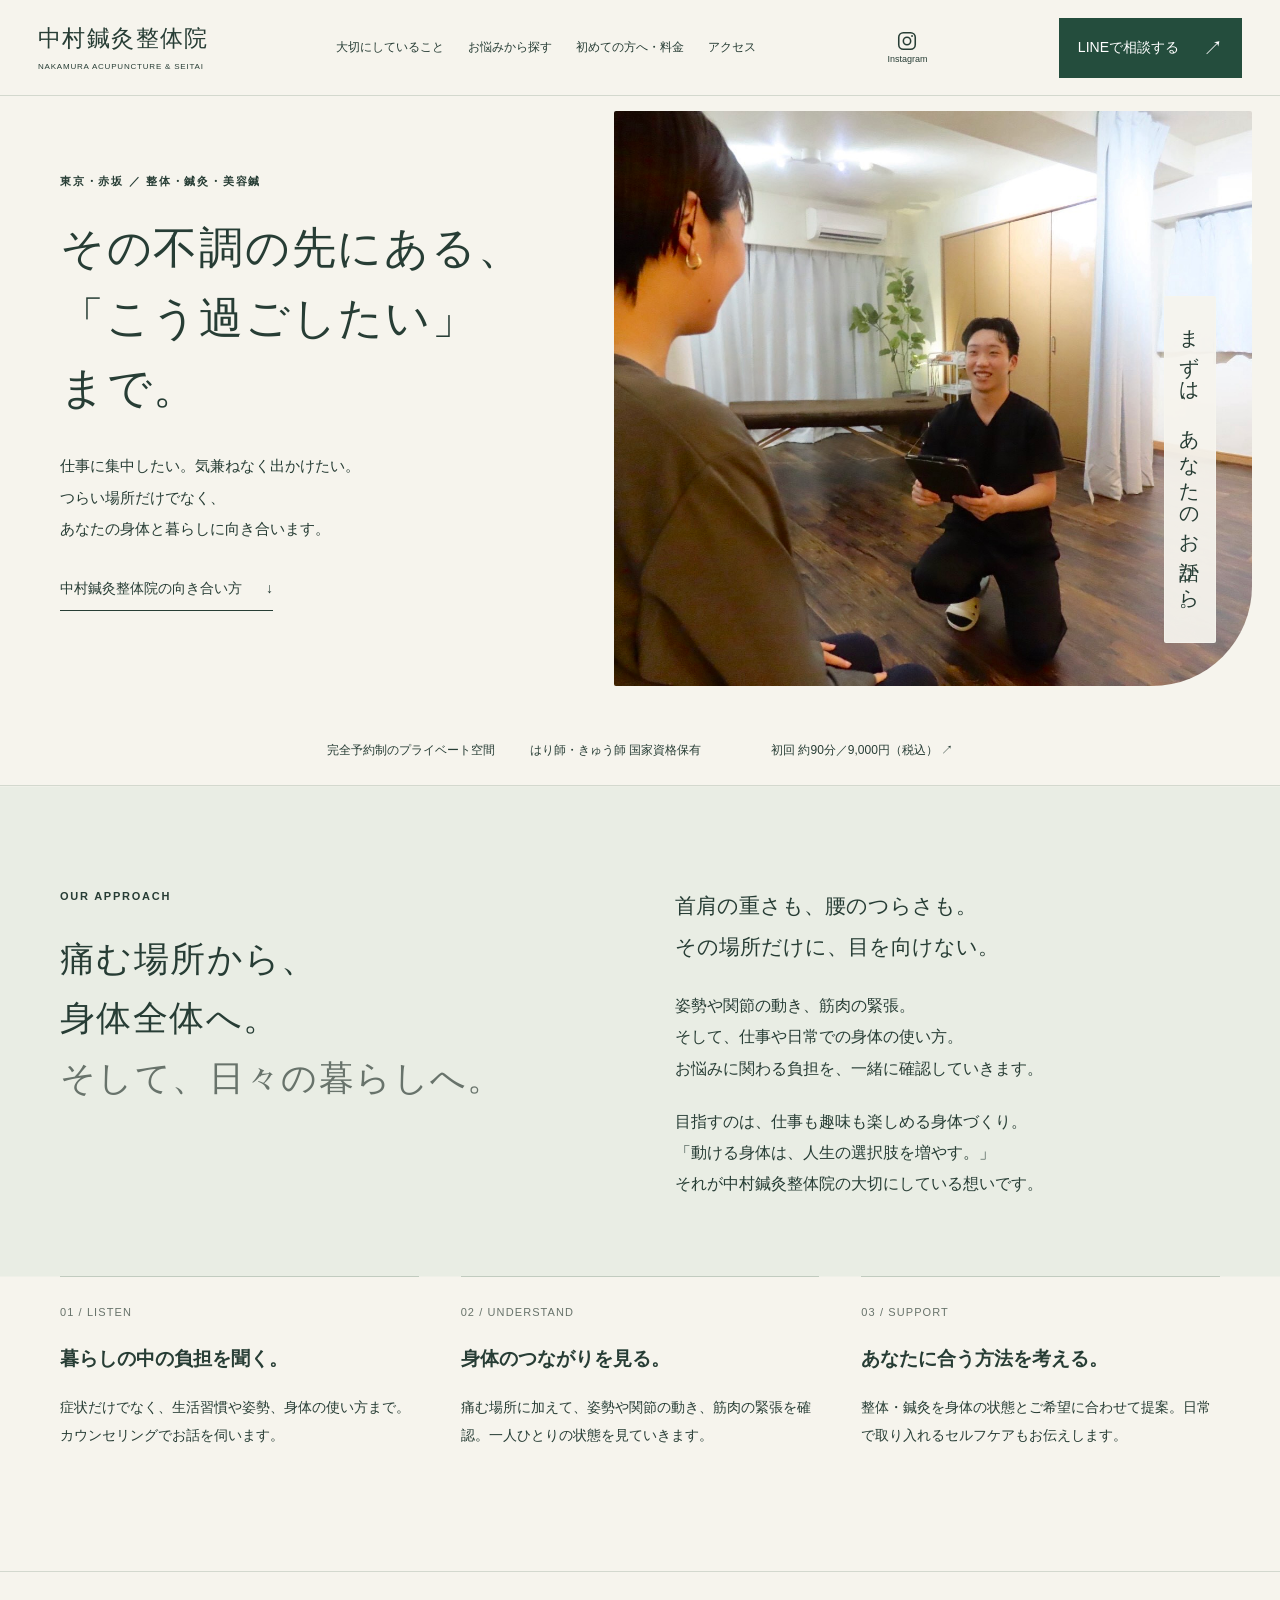
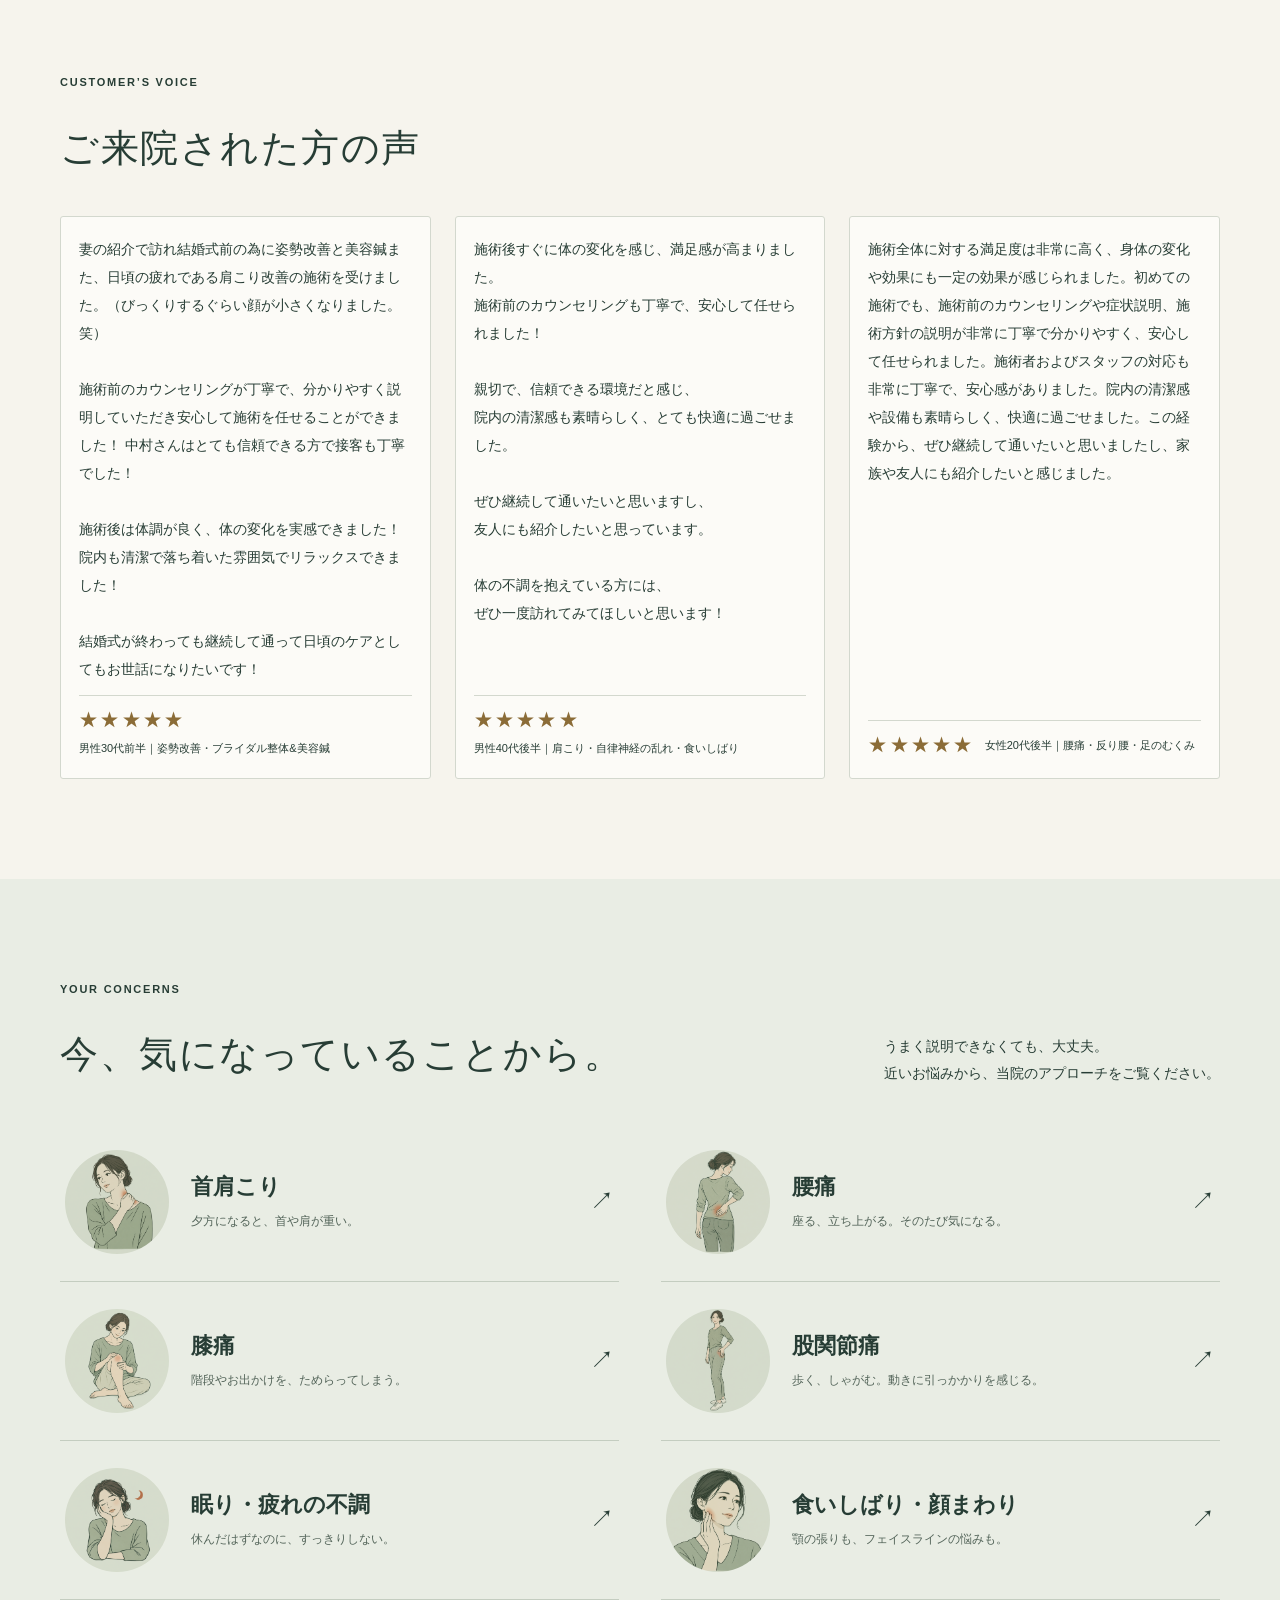
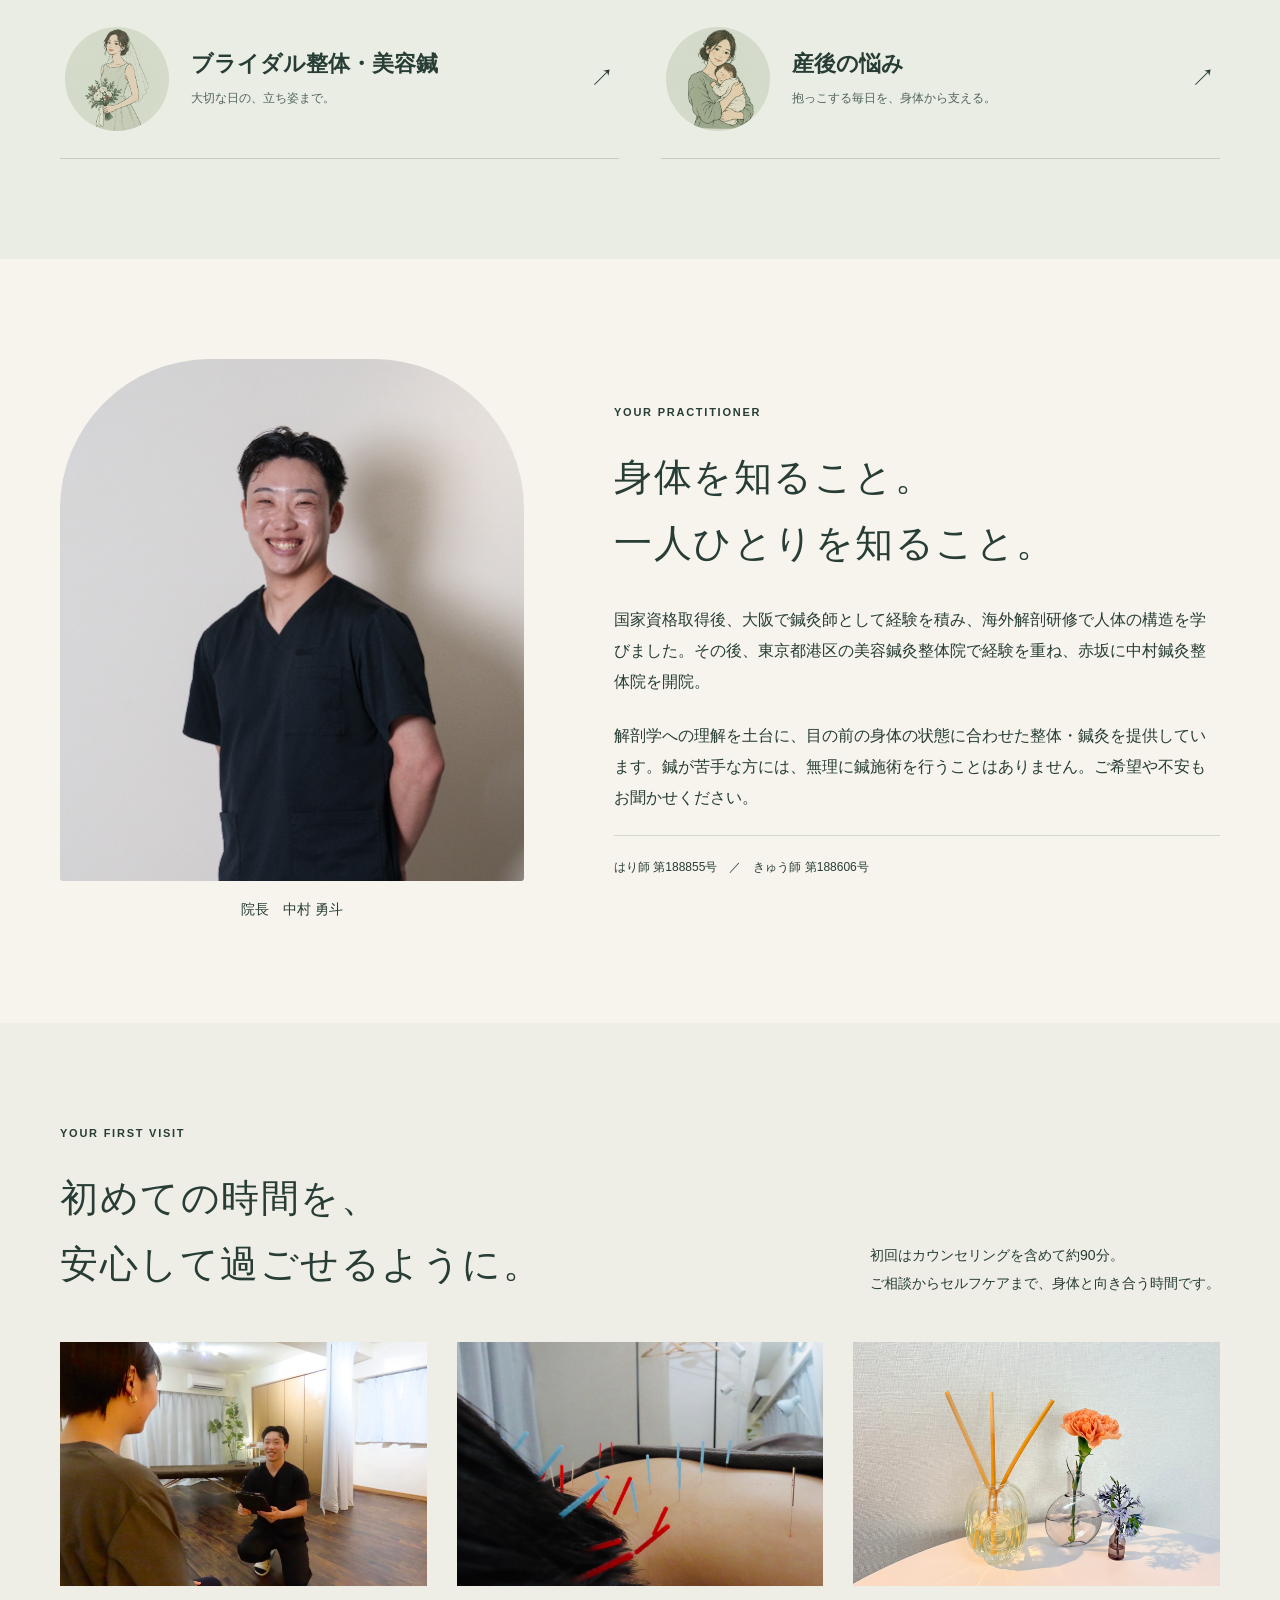
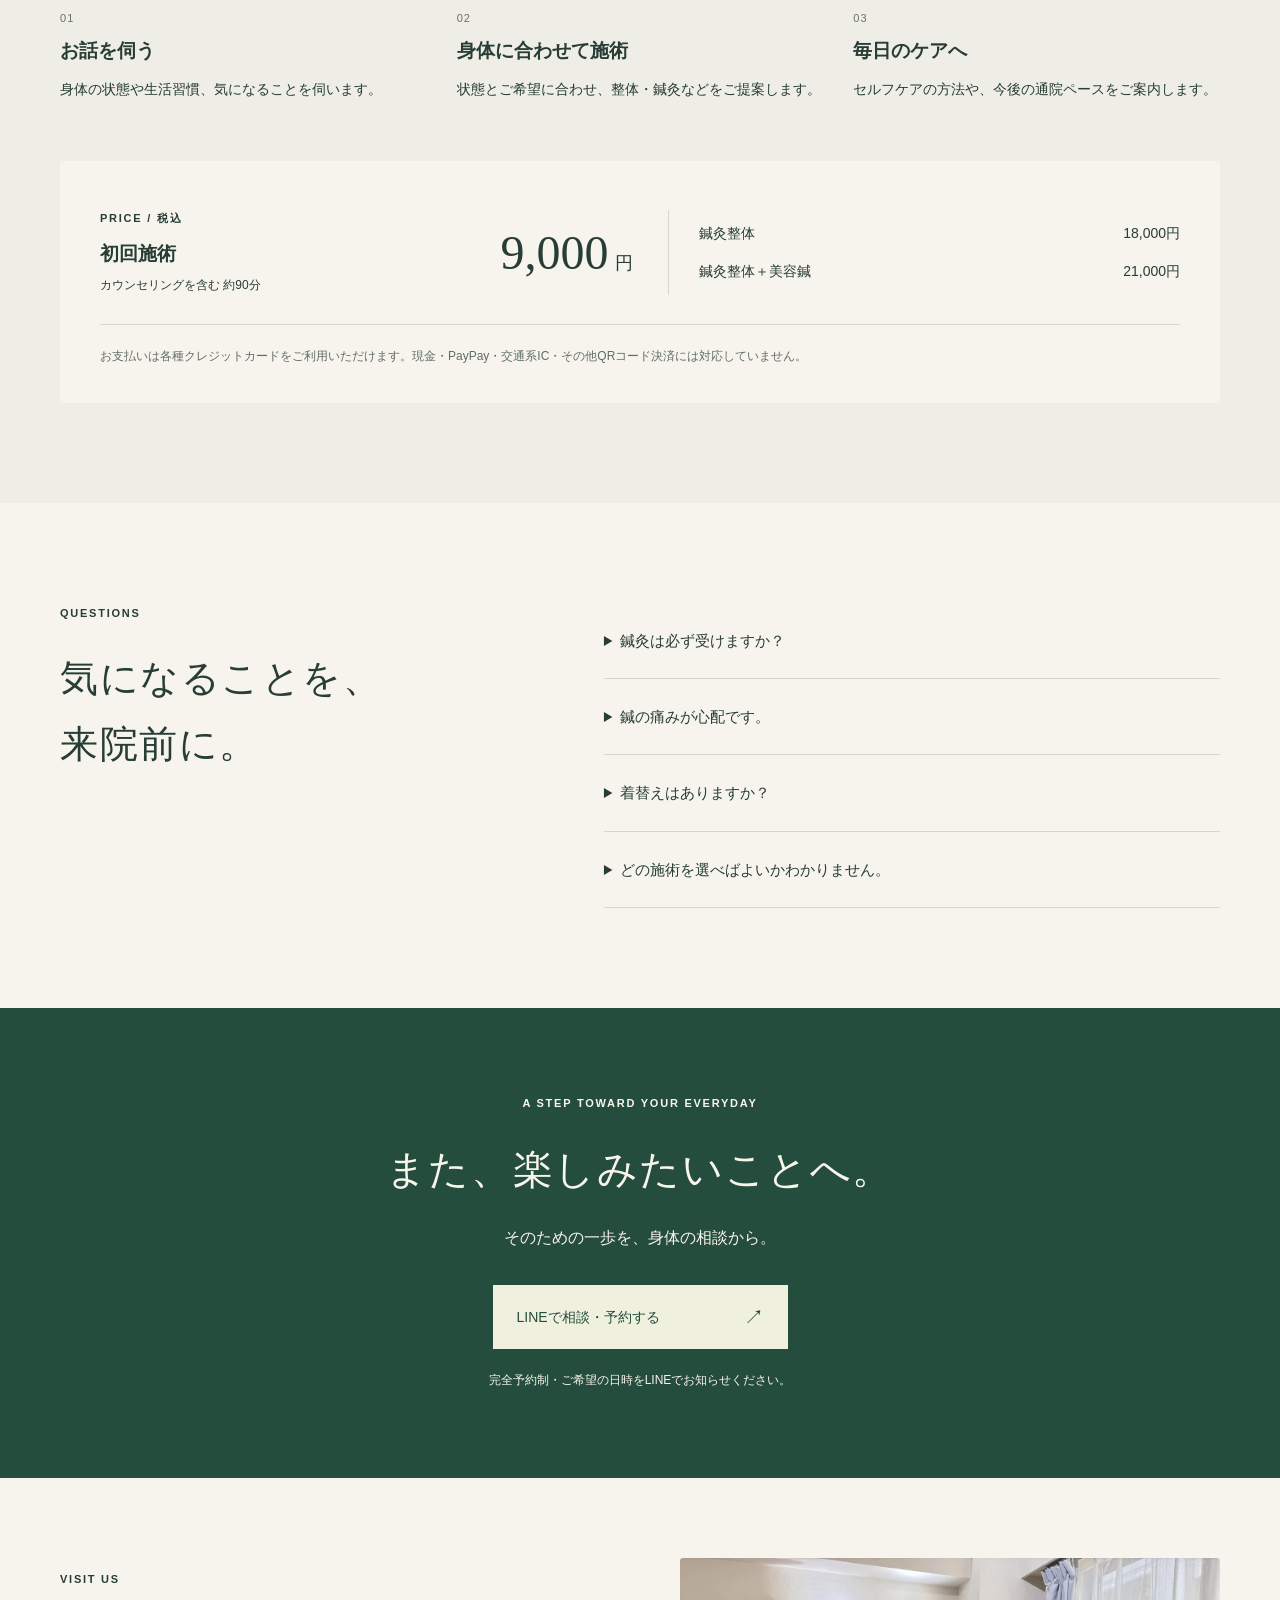
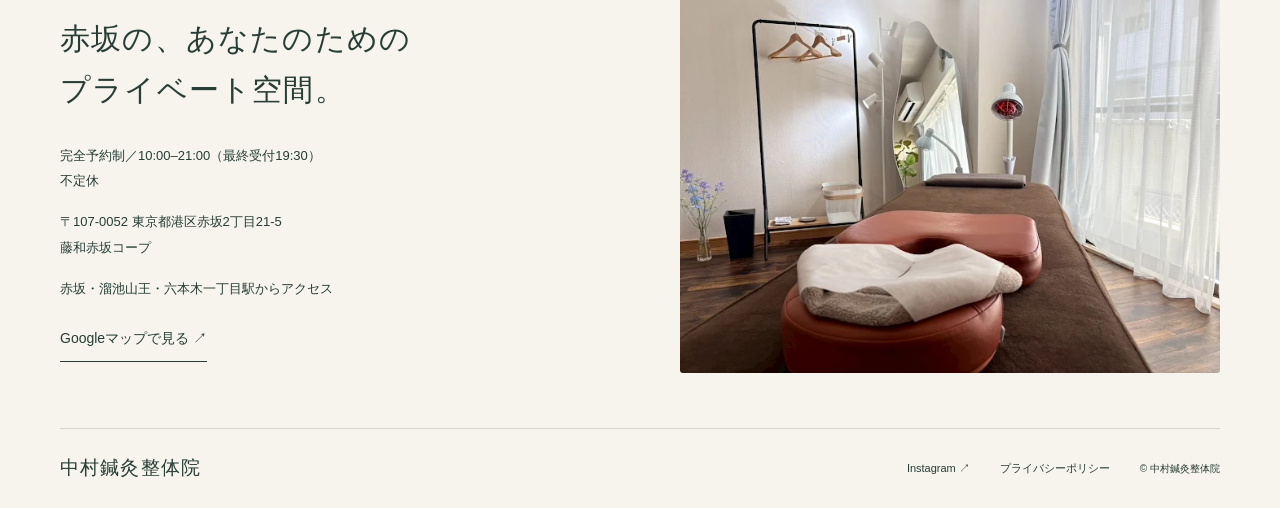
<file: index.html>
<!doctype html><html lang="ja"><head><meta charset="utf-8"><meta name="viewport" content="width=device-width,initial-scale=1"><meta name="robots" content="noindex,nofollow"><title>身体と暮らしに向き合う、赤坂の整体・鍼灸｜中村鍼灸整体院</title><meta name="description" content="赤坂の完全予約制・中村鍼灸整体院。つらい場所だけでなく、姿勢や動き、暮らしまで。整体・鍼灸をご希望に合わせて提案します。"><link rel="stylesheet" href="css/style.css"><link rel="stylesheet" href="css/mobile-refinement.css"><link rel="stylesheet" href="css/reviews.css"><script src="js/main.js" defer></script><script src="js/reviews-data.js" defer></script><script src="js/reviews.js" defer></script></head><body><a class="skip" href="#main">本文へ</a><header><a class="brand" href="index.html">中村鍼灸整体院<small>NAKAMURA ACUPUNCTURE & SEITAI</small></a><a class="instagram-button" href="https://www.instagram.com/nakamura_shinkyu/" target="_blank" rel="noopener noreferrer" aria-label="Instagramを見る（新しいタブ）"><svg width="22" height="22" viewBox="0 0 24 24" fill="none" stroke="currentColor" stroke-width="1.7" aria-hidden="true"><rect x="3" y="3" width="18" height="18" rx="5"/><circle cx="12" cy="12" r="4"/><circle cx="17.5" cy="6.5" r="1" fill="currentColor" stroke="none"/></svg><span>Instagram</span></a><button class="menu" aria-expanded="false" aria-controls="navigation">メニュー</button><nav id="navigation"><a href="index.html#approach">大切にしていること</a><a href="index.html#concerns">お悩みから探す</a><a href="index.html#first-visit">初めての方へ・料金</a><a href="index.html#access">アクセス</a></nav><a class="button" href="https://lin.ee/W4OFa8G" target="_blank" rel="noopener noreferrer">LINEで相談する<span aria-hidden="true">↗</span></a></header><main id="main"><section class="hero"><div class="hero-copy"><span class="eyebrow">東京・赤坂 ／ 整体・鍼灸・美容鍼</span><h1>その不調の先にある、<br><em>「こう過ごしたい」</em><br>まで。</h1><p class="hero-lead">仕事に集中したい。気兼ねなく出かけたい。<br>つらい場所だけでなく、<br>あなたの身体と暮らしに向き合います。</p><a class="text-link" href="#approach">中村鍼灸整体院の向き合い方 <span>↓</span></a></div><div class="hero-photo"><img src="picture/counseling.jpg" alt="お話を伺う院長・中村勇斗" fetchpriority="high"><span class="photo-caption">まずは、あなたのお話から。</span></div><div class="hero-note"><span>完全予約制のプライベート空間</span><span>はり師・きゅう師 国家資格保有</span><a href="#pricing">初回 約90分／9,000円（税込） ↗</a></div><div class="mobile-shortcuts"><a href="#concerns">お悩みから探す <span>↓</span></a><a href="#first-visit">初めての方へ <span>↓</span></a></div></section>
<section class="section wrap intro" id="approach"><div><span class="eyebrow">OUR APPROACH</span><h2>痛む場所から、<br>身体全体へ。<br><span class="muted">そして、日々の暮らしへ。</span></h2></div><div><p class="large">首肩の重さも、腰のつらさも。<br>その場所だけに、目を向けない。</p><p>姿勢や関節の動き、筋肉の緊張。<br>そして、仕事や日常での身体の使い方。<br>お悩みに関わる負担を、一緒に確認していきます。</p><p>目指すのは、仕事も趣味も楽しめる身体づくり。<br>「動ける身体は、人生の選択肢を増やす。」<br>それが中村鍼灸整体院の大切にしている想いです。</p></div></section>
<section class="wrap approach-grid"><article><span class="index">01 / LISTEN</span><h3>暮らしの中の負担を聞く。</h3><p>症状だけでなく、生活習慣や姿勢、身体の使い方まで。カウンセリングでお話を伺います。</p></article><article><span class="index">02 / UNDERSTAND</span><h3>身体のつながりを見る。</h3><p>痛む場所に加えて、姿勢や関節の動き、筋肉の緊張を確認。一人ひとりの状態を見ていきます。</p></article><article><span class="index">03 / SUPPORT</span><h3>あなたに合う方法を考える。</h3><p>整体・鍼灸を身体の状態とご希望に合わせて提案。日常で取り入れるセルフケアもお伝えします。</p></article></section>
<section class="section reviews-section" id="reviews" aria-labelledby="reviews-heading"><div class="wrap">
  <span class="eyebrow">CUSTOMER’S VOICE</span>
  <div class="section-heading"><h2 id="reviews-heading">ご来院された方の声</h2><p id="reviews-intro">お客様の声をご紹介する準備をしています。<br>掲載内容を確認でき次第、こちらでご案内します。</p></div>
  <div class="reviews-grid" id="reviews-grid">
    <article class="review-card review-placeholder" aria-label="口コミ掲載準備中"><div class="review-source">お客様の声<span class="review-status">掲載準備中</span></div><div class="review-rating"><span class="review-stars" aria-hidden="true">☆☆☆☆☆</span><span>評価未掲載</span></div><p class="review-body">口コミの掲載を準備しています。</p><div class="review-author"><span class="review-avatar" aria-hidden="true">—</span><span>投稿者名・本文は確認後に掲載</span></div></article>
    <article class="review-card review-placeholder" aria-label="口コミ掲載準備中"><div class="review-source">お客様の声<span class="review-status">掲載準備中</span></div><div class="review-rating"><span class="review-stars" aria-hidden="true">☆☆☆☆☆</span><span>評価未掲載</span></div><p class="review-body">口コミの掲載を準備しています。</p><div class="review-author"><span class="review-avatar" aria-hidden="true">—</span><span>投稿者名・本文は確認後に掲載</span></div></article>
    <article class="review-card review-placeholder" aria-label="口コミ掲載準備中"><div class="review-source">お客様の声<span class="review-status">掲載準備中</span></div><div class="review-rating"><span class="review-stars" aria-hidden="true">☆☆☆☆☆</span><span>評価未掲載</span></div><p class="review-body">口コミの掲載を準備しています。</p><div class="review-author"><span class="review-avatar" aria-hidden="true">—</span><span>投稿者名・本文は確認後に掲載</span></div></article>
  </div>
  <p class="reviews-note" id="reviews-note">現在のカードは表示イメージです。実際の口コミ・評価ではありません。</p>
</div></section>
<section class="section concerns-section" id="concerns"><div class="wrap"><div class="section-heading"><div><span class="eyebrow">YOUR CONCERNS</span><h2><span class="desktop-copy">今、気になっていることから。</span><span class="mobile-copy">今のお悩みから探す</span></h2></div><p>うまく説明できなくても、大丈夫。<br>近いお悩みから、当院のアプローチをご覧ください。</p></div><div class="concerns-grid"><a class="concern" href="concerns/neck.html"><img class="concern-illustration" src="picture/illustrations/neck.png" alt="" width="104" height="104" loading="lazy"><div><h3>首肩こり</h3><p>夕方になると、首や肩が重い。</p></div><span class="arrow" aria-hidden="true">↗</span></a><a class="concern" href="concerns/back.html"><img class="concern-illustration" src="picture/illustrations/back.png" alt="" width="104" height="104" loading="lazy"><div><h3>腰痛</h3><p>座る、立ち上がる。そのたび気になる。</p></div><span class="arrow" aria-hidden="true">↗</span></a><a class="concern" href="concerns/knee.html"><img class="concern-illustration" src="picture/illustrations/knee.png" alt="" width="104" height="104" loading="lazy"><div><h3>膝痛</h3><p>階段やお出かけを、ためらってしまう。</p></div><span class="arrow" aria-hidden="true">↗</span></a><a class="concern" href="concerns/hip.html"><img class="concern-illustration" src="picture/illustrations/hip.png" alt="" width="104" height="104" loading="lazy"><div><h3>股関節痛</h3><p>歩く、しゃがむ。動きに引っかかりを感じる。</p></div><span class="arrow" aria-hidden="true">↗</span></a><a class="concern" href="concerns/rest.html"><img class="concern-illustration" src="picture/illustrations/rest.png" alt="" width="104" height="104" loading="lazy"><div><h3>眠り・疲れの不調</h3><p>休んだはずなのに、すっきりしない。</p></div><span class="arrow" aria-hidden="true">↗</span></a><a class="concern" href="concerns/jaw.html"><img class="concern-illustration" src="picture/illustrations/jaw.png" alt="" width="104" height="104" loading="lazy"><div><h3><span class="phrase">食いしばり</span><span class="phrase">・顔まわり</span></h3><p>顎の張りも、フェイスラインの悩みも。</p></div><span class="arrow" aria-hidden="true">↗</span></a><a class="concern" href="concerns/bridal.html"><img class="concern-illustration" src="picture/illustrations/bridal.png" alt="" width="104" height="104" loading="lazy"><div><h3><span class="phrase">ブライダル整体</span><span class="phrase">・美容鍼</span></h3><p>大切な日の、立ち姿まで。</p></div><span class="arrow" aria-hidden="true">↗</span></a><a class="concern" href="concerns/postpartum.html"><img class="concern-illustration" src="picture/illustrations/postpartum.png" alt="" width="104" height="104" loading="lazy"><div><h3>産後の悩み</h3><p>抱っこする毎日を、身体から支える。</p></div><span class="arrow" aria-hidden="true">↗</span></a></div></div></section>
<section class="section wrap profile" id="greeting"><div class="portrait"><img src="picture/nakamura_face.jpg" alt="院長 中村勇斗" loading="lazy"><span>院長　中村 勇斗</span></div><div><span class="eyebrow">YOUR PRACTITIONER</span><h2>身体を知ること。<br>一人ひとりを知ること。</h2><p>国家資格取得後、大阪で鍼灸師として経験を積み、海外解剖研修で人体の構造を学びました。その後、東京都港区の美容鍼灸整体院で経験を重ね、赤坂に中村鍼灸整体院を開院。</p><p>解剖学への理解を土台に、目の前の身体の状態に合わせた整体・鍼灸を提供しています。鍼が苦手な方には、無理に鍼施術を行うことはありません。ご希望や不安もお聞かせください。</p><div class="credentials">はり師 第188855号　／　きゅう師 第188606号</div></div></section>

<section class="section first" id="first-visit"><div class="wrap"><span class="eyebrow">YOUR FIRST VISIT</span><div class="section-heading"><h2>初めての時間を、<br>安心して過ごせるように。</h2><p>初回はカウンセリングを含めて約90分。<br>ご相談からセルフケアまで、身体と向き合う時間です。</p></div><div class="flow"><article><img src="picture/counseling.jpg" alt="お話を伺う様子" loading="lazy"><span class="index">01</span><h3>お話を伺う</h3><p>身体の状態や生活習慣、気になることを伺います。</p></article><article><img src="picture/treatment.jpg" alt="身体の状態に合わせた鍼施術の様子" loading="lazy"><span class="index">02</span><h3>身体に合わせて施術</h3><p>状態とご希望に合わせ、整体・鍼灸などをご提案します。</p></article><article><img src="picture/aftercare.jpg" alt="院内の花と落ち着いた空間" loading="lazy"><span class="index">03</span><h3>毎日のケアへ</h3><p>セルフケアの方法や、今後の通院ペースをご案内します。</p></article></div><div class="pricing" id="pricing"><div><span class="eyebrow">PRICE / 税込</span><h3>初回施術</h3><p>カウンセリングを含む 約90分</p></div><div class="price">9,000<span>円</span></div><dl><div><dt>鍼灸整体</dt><dd>18,000円</dd></div><div><dt>鍼灸整体＋美容鍼</dt><dd>21,000円</dd></div></dl><p class="fine">お支払いは各種クレジットカードをご利用いただけます。現金・PayPay・交通系IC・その他QRコード決済には対応していません。</p></div></div></section>
<section class="section wrap faq"><div><span class="eyebrow">QUESTIONS</span><h2>気になることを、<br>来院前に。</h2></div><div><details><summary>鍼灸は必ず受けますか？</summary><p>必ず行うわけではありません。身体の状態やご希望に合わせ、整体のみ、または整体と鍼灸を組み合わせた施術をご提案します。</p></details><details><summary>鍼の痛みが心配です。</summary><p>感じ方には個人差があり、痛みや内出血が生じることもあります。不安なことは施術前にご相談ください。使用する鍼は使い捨てです。</p></details><details><summary>着替えはありますか？</summary><p>お着替えをご用意しています。お仕事帰りやお出かけ前の服装のままご来院いただけます。</p></details><details><summary>どの施術を選べばよいかわかりません。</summary><p>気になる症状やご希望をLINEでお知らせください。ご相談のうえ、身体の状態に合わせた施術をご提案します。</p></details></div></section>
<section class="contact"><span class="eyebrow">A STEP TOWARD YOUR EVERYDAY</span><h2>また、楽しみたいことへ。</h2><p>そのための一歩を、身体の相談から。</p><a class="button" href="https://lin.ee/W4OFa8G" target="_blank" rel="noopener noreferrer">LINEで相談・予約する<span aria-hidden="true">↗</span></a><small>完全予約制・ご希望の日時をLINEでお知らせください。</small></section></main><footer id="access"><div class="wrap footer-grid"><div><span class="eyebrow">VISIT US</span><h2>赤坂の、あなたのための<br>プライベート空間。</h2><p>完全予約制／10:00–21:00（最終受付19:30）<br>不定休</p><p>〒107-0052 東京都港区赤坂2丁目21-5<br>藤和赤坂コープ</p><p>赤坂・溜池山王・六本木一丁目駅からアクセス</p><a class="text-link" href="https://www.google.com/maps/search/?api=1&query=中村鍼灸整体院+赤坂" target="_blank" rel="noopener noreferrer">Googleマップで見る ↗</a></div><img src="picture/room.webp" alt="中村鍼灸整体院の施術室" loading="lazy"></div><div class="wrap footer-bottom"><a class="brand" href="index.html">中村鍼灸整体院</a><a href="https://www.instagram.com/nakamura_shinkyu/" target="_blank" rel="noopener noreferrer">Instagram ↗</a><a href="https://nakamuraseitai.jp/privacypolicy.html">プライバシーポリシー</a><small>© 中村鍼灸整体院</small></div></footer><div class="mobile-cta"><a href="index.html#pricing">初回・料金を見る</a><a class="button" href="https://lin.ee/W4OFa8G" target="_blank" rel="noopener noreferrer">LINEで相談・予約<span aria-hidden="true">↗</span></a></div></body></html>
</file>
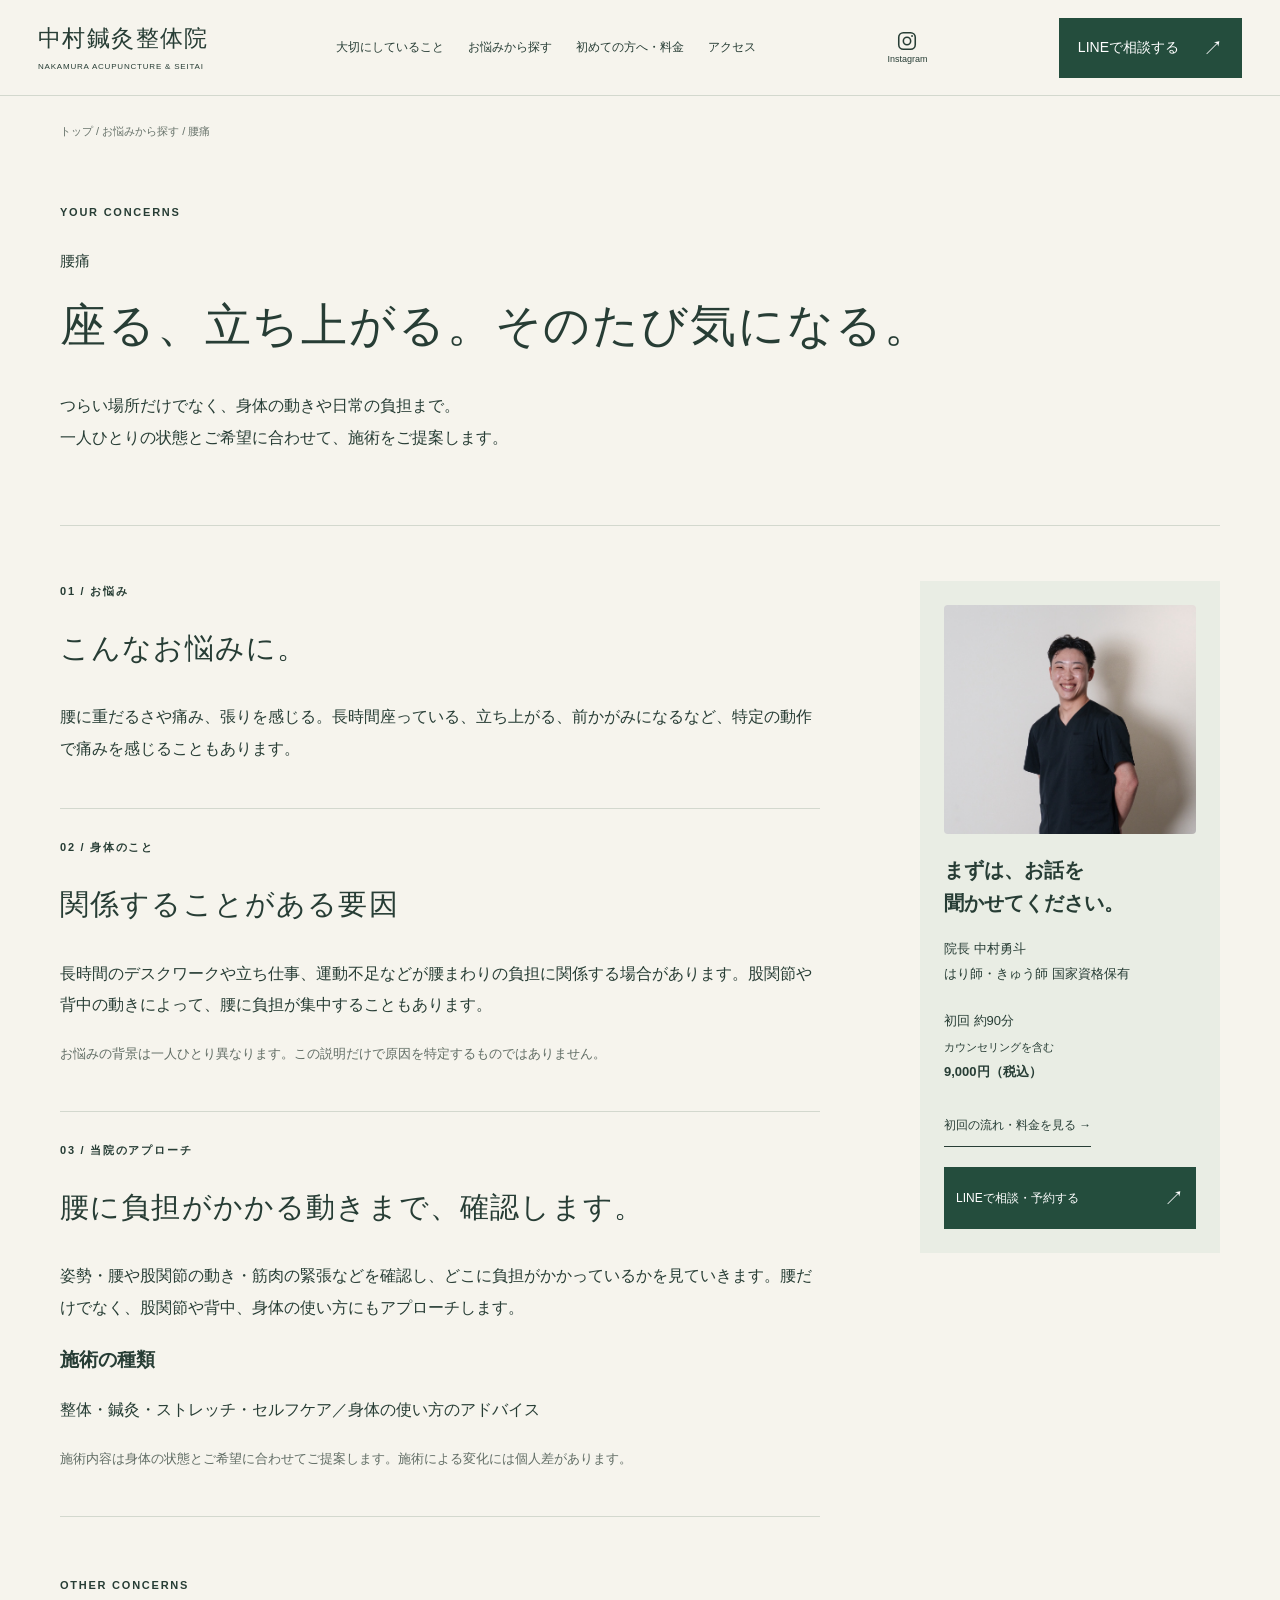
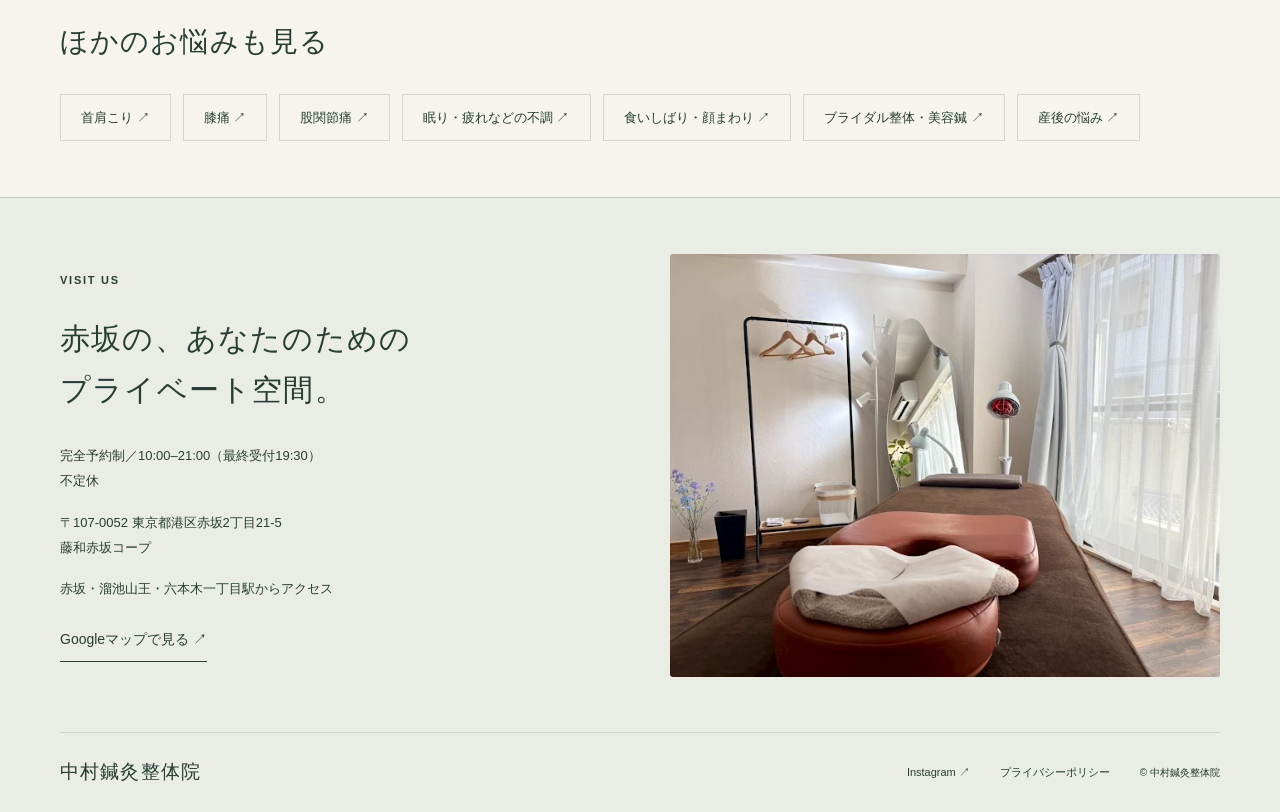
<file: concerns/back.html>
<!doctype html><html lang="ja"><head><meta charset="utf-8"><meta name="viewport" content="width=device-width,initial-scale=1"><meta name="robots" content="noindex,nofollow"><title>腰痛｜中村鍼灸整体院</title><meta name="description" content="赤坂の完全予約制・中村鍼灸整体院。つらい場所だけでなく、姿勢や動き、暮らしまで。整体・鍼灸をご希望に合わせて提案します。"><link rel="stylesheet" href="../css/style.css"><link rel="stylesheet" href="../css/mobile-refinement.css"><script src="../js/main.js" defer></script></head><body class="concern-page"><a class="skip" href="#main">本文へ</a><header><a class="brand" href="../index.html">中村鍼灸整体院<small>NAKAMURA ACUPUNCTURE & SEITAI</small></a><a class="instagram-button" href="https://www.instagram.com/nakamura_shinkyu/" target="_blank" rel="noopener noreferrer" aria-label="Instagramを見る（新しいタブ）"><svg width="22" height="22" viewBox="0 0 24 24" fill="none" stroke="currentColor" stroke-width="1.7" aria-hidden="true"><rect x="3" y="3" width="18" height="18" rx="5"/><circle cx="12" cy="12" r="4"/><circle cx="17.5" cy="6.5" r="1" fill="currentColor" stroke="none"/></svg><span>Instagram</span></a><button class="menu" aria-expanded="false" aria-controls="navigation">メニュー</button><nav id="navigation"><a href="../index.html#approach">大切にしていること</a><a href="../index.html#concerns">お悩みから探す</a><a href="../index.html#first-visit">初めての方へ・料金</a><a href="../index.html#access">アクセス</a></nav><a class="button" href="https://lin.ee/W4OFa8G" target="_blank" rel="noopener noreferrer">LINEで相談する<span aria-hidden="true">↗</span></a></header><main id="main"><div class="wrap breadcrumb"><a href="../index.html">トップ</a> / <a href="../index.html#concerns">お悩みから探す</a> / 腰痛</div><section class="detail-hero wrap"><span class="eyebrow">YOUR CONCERNS</span><p class="detail-category">腰痛</p><h1>座る、立ち上がる。そのたび気になる。</h1><p>つらい場所だけでなく、身体の動きや日常の負担まで。<br>一人ひとりの状態とご希望に合わせて、施術をご提案します。</p></section><div class="wrap detail-layout"><article><section><span class="eyebrow">01 / お悩み</span><h2>こんなお悩みに。</h2><p>腰に重だるさや痛み、張りを感じる。長時間座っている、立ち上がる、前かがみになるなど、特定の動作で痛みを感じることもあります。</p></section><section><span class="eyebrow">02 / 身体のこと</span><h2>関係することがある要因</h2><p>長時間のデスクワークや立ち仕事、運動不足などが腰まわりの負担に関係する場合があります。股関節や背中の動きによって、腰に負担が集中することもあります。</p><p class="fine">お悩みの背景は一人ひとり異なります。この説明だけで原因を特定するものではありません。</p></section><section><span class="eyebrow">03 / 当院のアプローチ</span><h2>腰に負担がかかる動きまで、確認します。</h2><p>姿勢・腰や股関節の動き・筋肉の緊張などを確認し、どこに負担がかかっているかを見ていきます。腰だけでなく、股関節や背中、身体の使い方にもアプローチします。</p><h3>施術の種類</h3><p>整体・鍼灸・ストレッチ・セルフケア／身体の使い方のアドバイス</p><p class="fine">施術内容は身体の状態とご希望に合わせてご提案します。施術による変化には個人差があります。</p></section></article><aside><img class="consultation-portrait" src="../picture/nakamura_face.jpg" alt="院長 中村勇斗" width="480" height="540" loading="lazy"><h3><span class="heading-line">まずは、お話を</span><span class="heading-line">聞かせてください。</span></h3><p>院長 中村勇斗<br>はり師・きゅう師 国家資格保有</p><p>初回 約90分<br><small>カウンセリングを含む</small><br><strong>9,000円（税込）</strong></p><a class="text-link" href="../index.html#first-visit">初回の流れ・料金を見る →</a><a class="button" href="https://lin.ee/W4OFa8G" target="_blank" rel="noopener noreferrer">LINEで相談・予約する<span aria-hidden="true">↗</span></a></aside></div><section class="wrap section related"><span class="eyebrow">OTHER CONCERNS</span><h2>ほかのお悩みも見る</h2><div><a href="neck.html">首肩こり ↗</a><a href="knee.html">膝痛 ↗</a><a href="hip.html">股関節痛 ↗</a><a href="rest.html">眠り・疲れなどの不調 ↗</a><a href="jaw.html">食いしばり・顔まわり ↗</a><a href="bridal.html">ブライダル整体・美容鍼 ↗</a><a href="postpartum.html">産後の悩み ↗</a></div></section></main><footer id="access"><div class="wrap footer-grid"><div><span class="eyebrow">VISIT US</span><h2>赤坂の、あなたのための<br>プライベート空間。</h2><p>完全予約制／10:00–21:00（最終受付19:30）<br>不定休</p><p>〒107-0052 東京都港区赤坂2丁目21-5<br>藤和赤坂コープ</p><p>赤坂・溜池山王・六本木一丁目駅からアクセス</p><a class="text-link" href="https://www.google.com/maps/search/?api=1&query=中村鍼灸整体院+赤坂" target="_blank" rel="noopener noreferrer">Googleマップで見る ↗</a></div><img src="../picture/room.webp" alt="中村鍼灸整体院の施術室" loading="lazy"></div><div class="wrap footer-bottom"><a class="brand" href="../index.html">中村鍼灸整体院</a><a href="https://www.instagram.com/nakamura_shinkyu/" target="_blank" rel="noopener noreferrer">Instagram ↗</a><a href="https://nakamuraseitai.jp/privacypolicy.html">プライバシーポリシー</a><small>© 中村鍼灸整体院</small></div></footer><div class="mobile-cta"><a href="../index.html#pricing">初回・料金を見る</a><a class="button" href="https://lin.ee/W4OFa8G" target="_blank" rel="noopener noreferrer">LINEで相談・予約<span aria-hidden="true">↗</span></a></div></body></html>
</file>
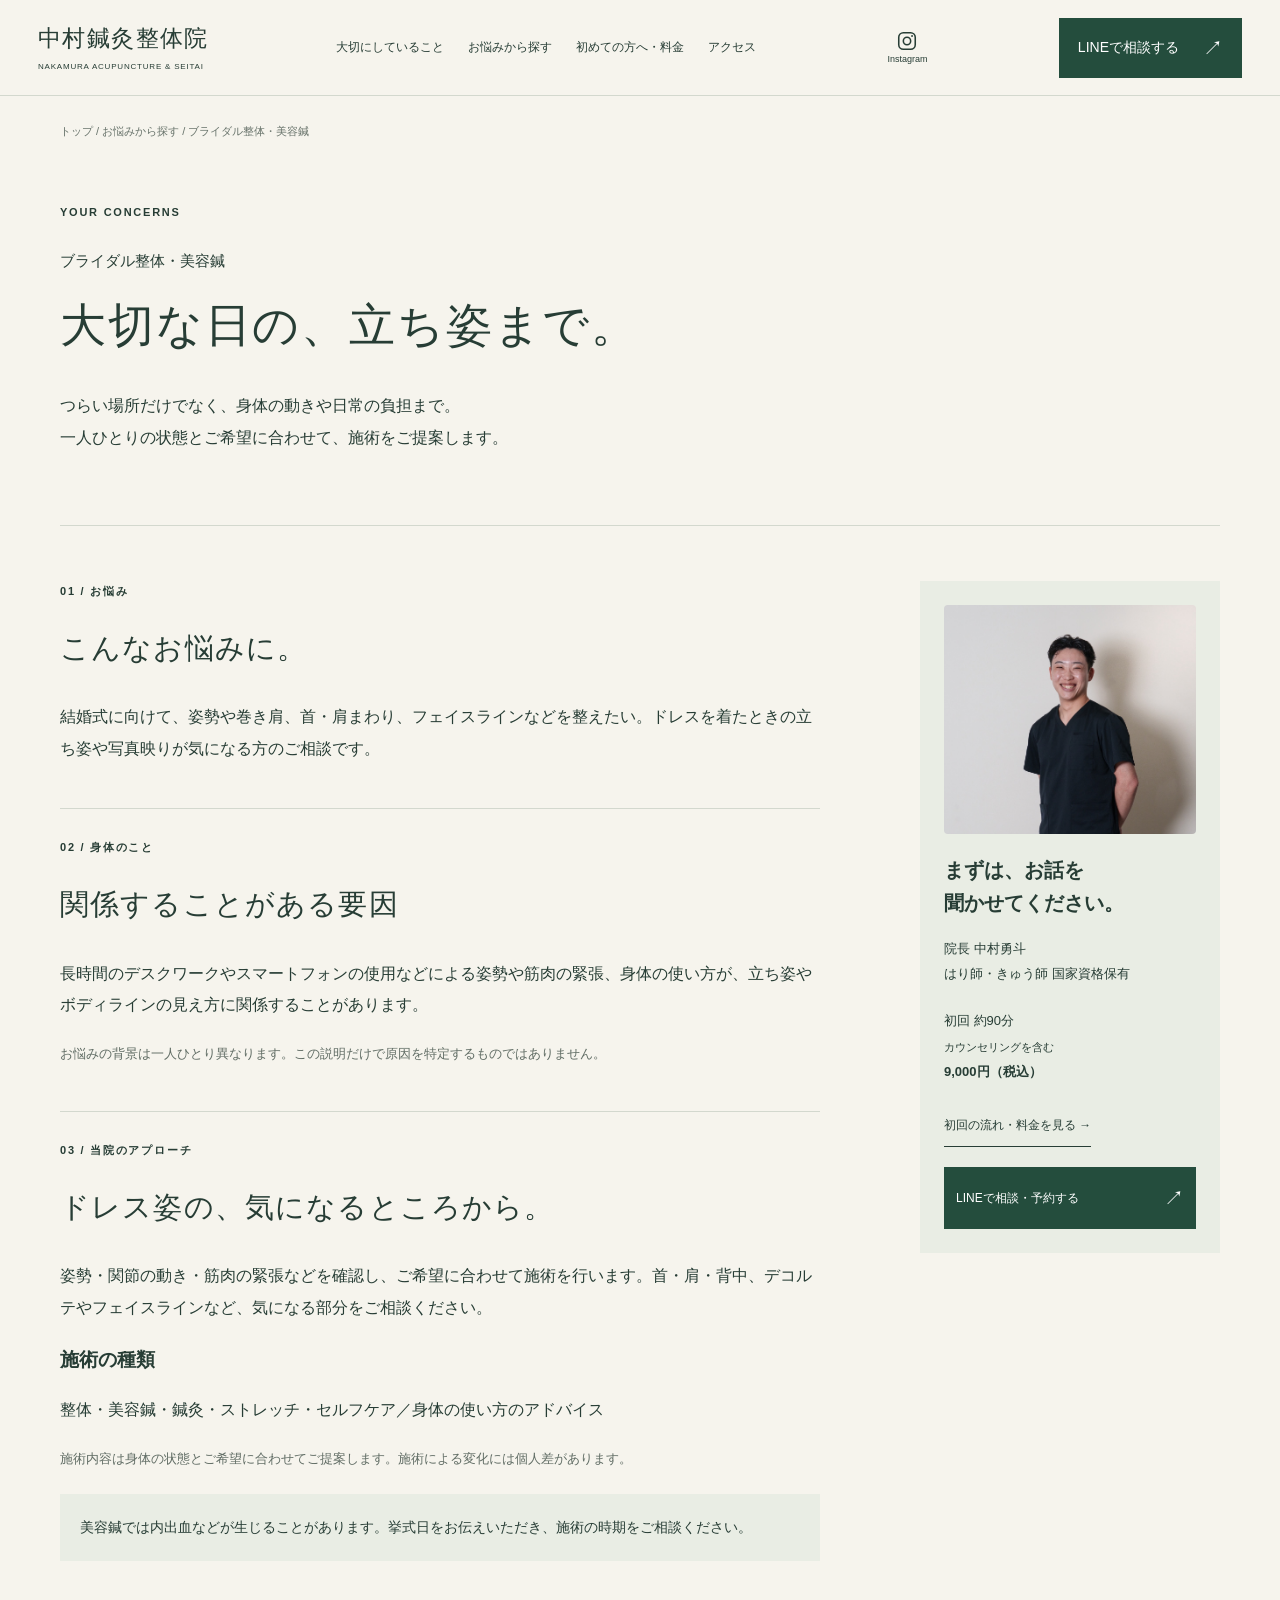
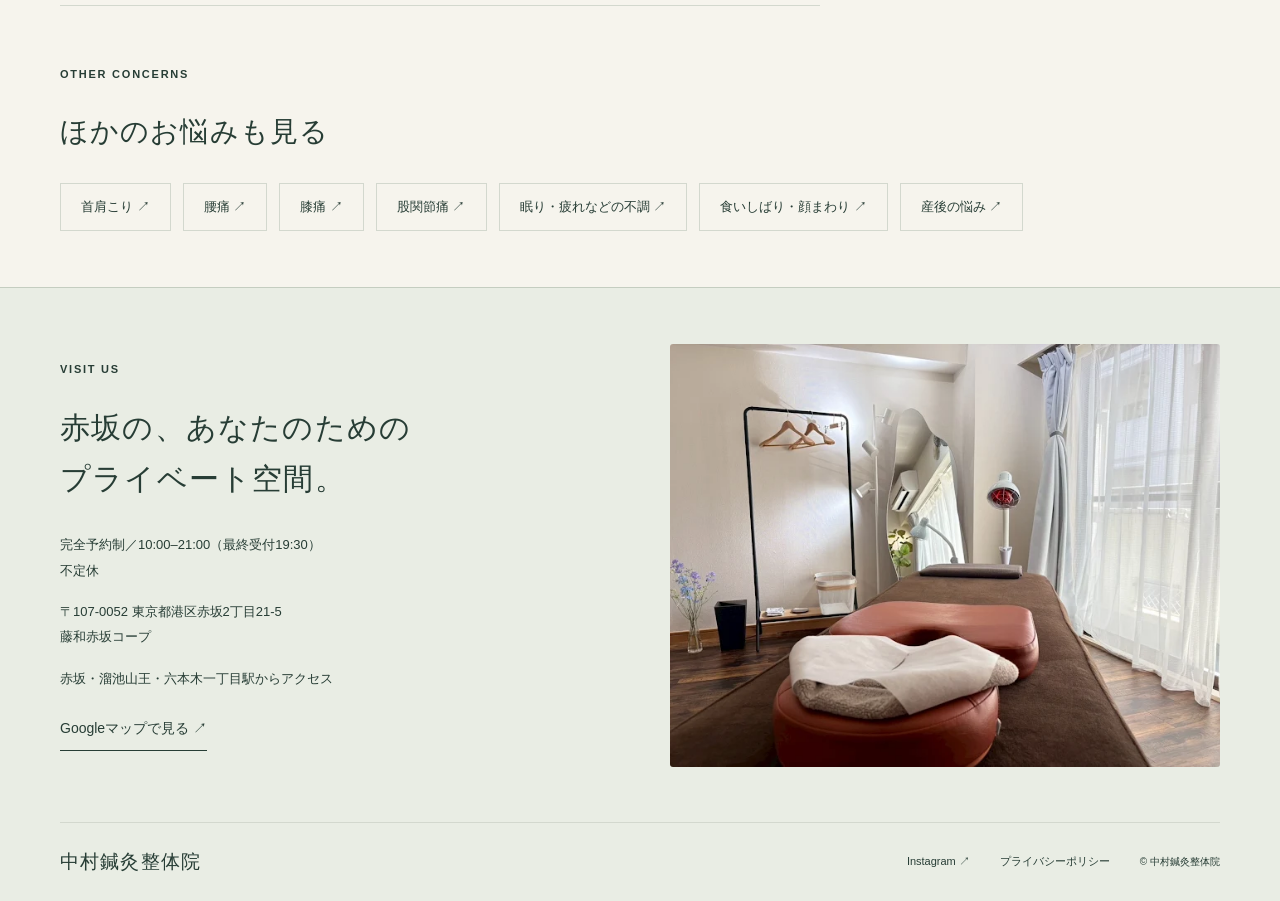
<file: concerns/bridal.html>
<!doctype html><html lang="ja"><head><meta charset="utf-8"><meta name="viewport" content="width=device-width,initial-scale=1"><meta name="robots" content="noindex,nofollow"><title>ブライダル整体・美容鍼｜中村鍼灸整体院</title><meta name="description" content="赤坂の完全予約制・中村鍼灸整体院。つらい場所だけでなく、姿勢や動き、暮らしまで。整体・鍼灸をご希望に合わせて提案します。"><link rel="stylesheet" href="../css/style.css"><link rel="stylesheet" href="../css/mobile-refinement.css"><script src="../js/main.js" defer></script></head><body class="concern-page"><a class="skip" href="#main">本文へ</a><header><a class="brand" href="../index.html">中村鍼灸整体院<small>NAKAMURA ACUPUNCTURE & SEITAI</small></a><a class="instagram-button" href="https://www.instagram.com/nakamura_shinkyu/" target="_blank" rel="noopener noreferrer" aria-label="Instagramを見る（新しいタブ）"><svg width="22" height="22" viewBox="0 0 24 24" fill="none" stroke="currentColor" stroke-width="1.7" aria-hidden="true"><rect x="3" y="3" width="18" height="18" rx="5"/><circle cx="12" cy="12" r="4"/><circle cx="17.5" cy="6.5" r="1" fill="currentColor" stroke="none"/></svg><span>Instagram</span></a><button class="menu" aria-expanded="false" aria-controls="navigation">メニュー</button><nav id="navigation"><a href="../index.html#approach">大切にしていること</a><a href="../index.html#concerns">お悩みから探す</a><a href="../index.html#first-visit">初めての方へ・料金</a><a href="../index.html#access">アクセス</a></nav><a class="button" href="https://lin.ee/W4OFa8G" target="_blank" rel="noopener noreferrer">LINEで相談する<span aria-hidden="true">↗</span></a></header><main id="main"><div class="wrap breadcrumb"><a href="../index.html">トップ</a> / <a href="../index.html#concerns">お悩みから探す</a> / ブライダル整体・美容鍼</div><section class="detail-hero wrap"><span class="eyebrow">YOUR CONCERNS</span><p class="detail-category">ブライダル整体・美容鍼</p><h1>大切な日の、立ち姿まで。</h1><p>つらい場所だけでなく、身体の動きや日常の負担まで。<br>一人ひとりの状態とご希望に合わせて、施術をご提案します。</p></section><div class="wrap detail-layout"><article><section><span class="eyebrow">01 / お悩み</span><h2>こんなお悩みに。</h2><p>結婚式に向けて、姿勢や巻き肩、首・肩まわり、フェイスラインなどを整えたい。ドレスを着たときの立ち姿や写真映りが気になる方のご相談です。</p></section><section><span class="eyebrow">02 / 身体のこと</span><h2>関係することがある要因</h2><p>長時間のデスクワークやスマートフォンの使用などによる姿勢や筋肉の緊張、身体の使い方が、立ち姿やボディラインの見え方に関係することがあります。</p><p class="fine">お悩みの背景は一人ひとり異なります。この説明だけで原因を特定するものではありません。</p></section><section><span class="eyebrow">03 / 当院のアプローチ</span><h2>ドレス姿の、気になるところから。</h2><p>姿勢・関節の動き・筋肉の緊張などを確認し、ご希望に合わせて施術を行います。首・肩・背中、デコルテやフェイスラインなど、気になる部分をご相談ください。</p><h3>施術の種類</h3><p>整体・美容鍼・鍼灸・ストレッチ・セルフケア／身体の使い方のアドバイス</p><p class="fine">施術内容は身体の状態とご希望に合わせてご提案します。施術による変化には個人差があります。</p><p class="care-note">美容鍼では内出血などが生じることがあります。挙式日をお伝えいただき、施術の時期をご相談ください。</p></section></article><aside><img class="consultation-portrait" src="../picture/nakamura_face.jpg" alt="院長 中村勇斗" width="480" height="540" loading="lazy"><h3><span class="heading-line">まずは、お話を</span><span class="heading-line">聞かせてください。</span></h3><p>院長 中村勇斗<br>はり師・きゅう師 国家資格保有</p><p>初回 約90分<br><small>カウンセリングを含む</small><br><strong>9,000円（税込）</strong></p><a class="text-link" href="../index.html#first-visit">初回の流れ・料金を見る →</a><a class="button" href="https://lin.ee/W4OFa8G" target="_blank" rel="noopener noreferrer">LINEで相談・予約する<span aria-hidden="true">↗</span></a></aside></div><section class="wrap section related"><span class="eyebrow">OTHER CONCERNS</span><h2>ほかのお悩みも見る</h2><div><a href="neck.html">首肩こり ↗</a><a href="back.html">腰痛 ↗</a><a href="knee.html">膝痛 ↗</a><a href="hip.html">股関節痛 ↗</a><a href="rest.html">眠り・疲れなどの不調 ↗</a><a href="jaw.html">食いしばり・顔まわり ↗</a><a href="postpartum.html">産後の悩み ↗</a></div></section></main><footer id="access"><div class="wrap footer-grid"><div><span class="eyebrow">VISIT US</span><h2>赤坂の、あなたのための<br>プライベート空間。</h2><p>完全予約制／10:00–21:00（最終受付19:30）<br>不定休</p><p>〒107-0052 東京都港区赤坂2丁目21-5<br>藤和赤坂コープ</p><p>赤坂・溜池山王・六本木一丁目駅からアクセス</p><a class="text-link" href="https://www.google.com/maps/search/?api=1&query=中村鍼灸整体院+赤坂" target="_blank" rel="noopener noreferrer">Googleマップで見る ↗</a></div><img src="../picture/room.webp" alt="中村鍼灸整体院の施術室" loading="lazy"></div><div class="wrap footer-bottom"><a class="brand" href="../index.html">中村鍼灸整体院</a><a href="https://www.instagram.com/nakamura_shinkyu/" target="_blank" rel="noopener noreferrer">Instagram ↗</a><a href="https://nakamuraseitai.jp/privacypolicy.html">プライバシーポリシー</a><small>© 中村鍼灸整体院</small></div></footer><div class="mobile-cta"><a href="../index.html#pricing">初回・料金を見る</a><a class="button" href="https://lin.ee/W4OFa8G" target="_blank" rel="noopener noreferrer">LINEで相談・予約<span aria-hidden="true">↗</span></a></div></body></html>
</file>
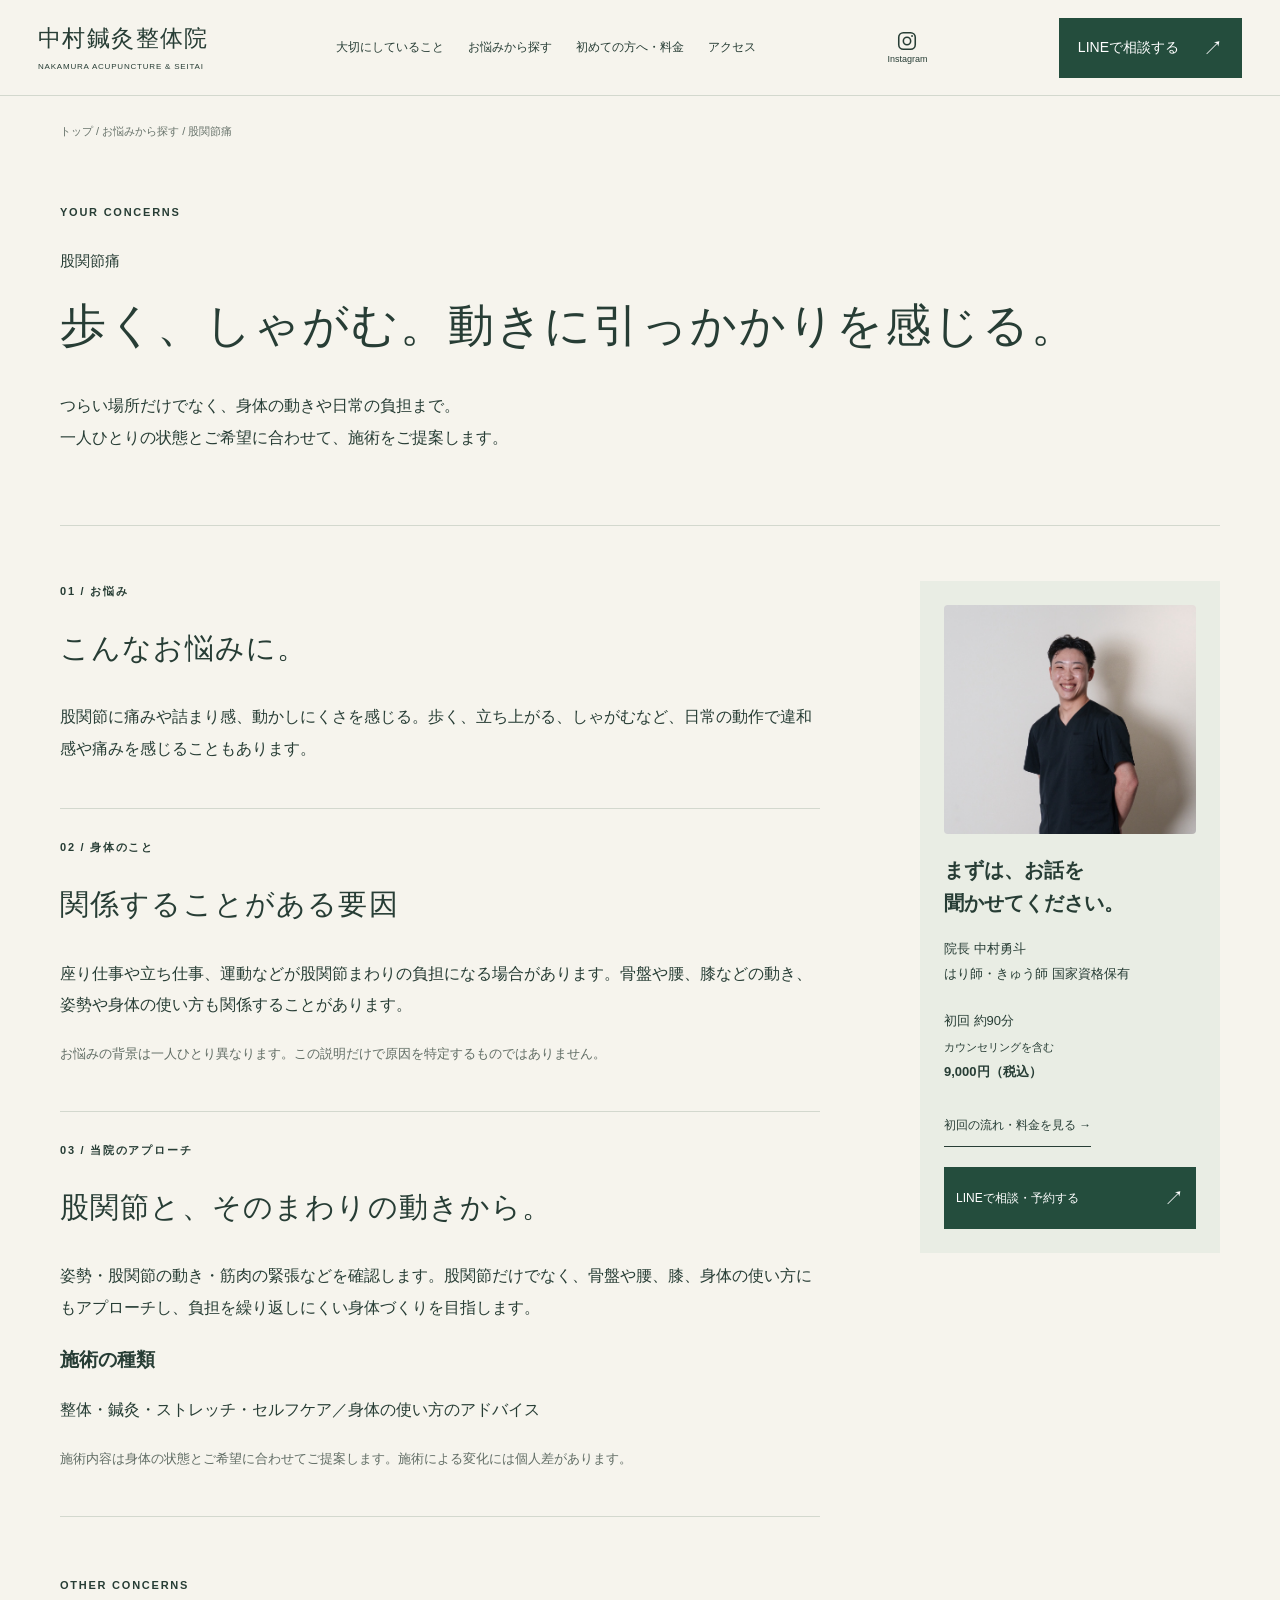
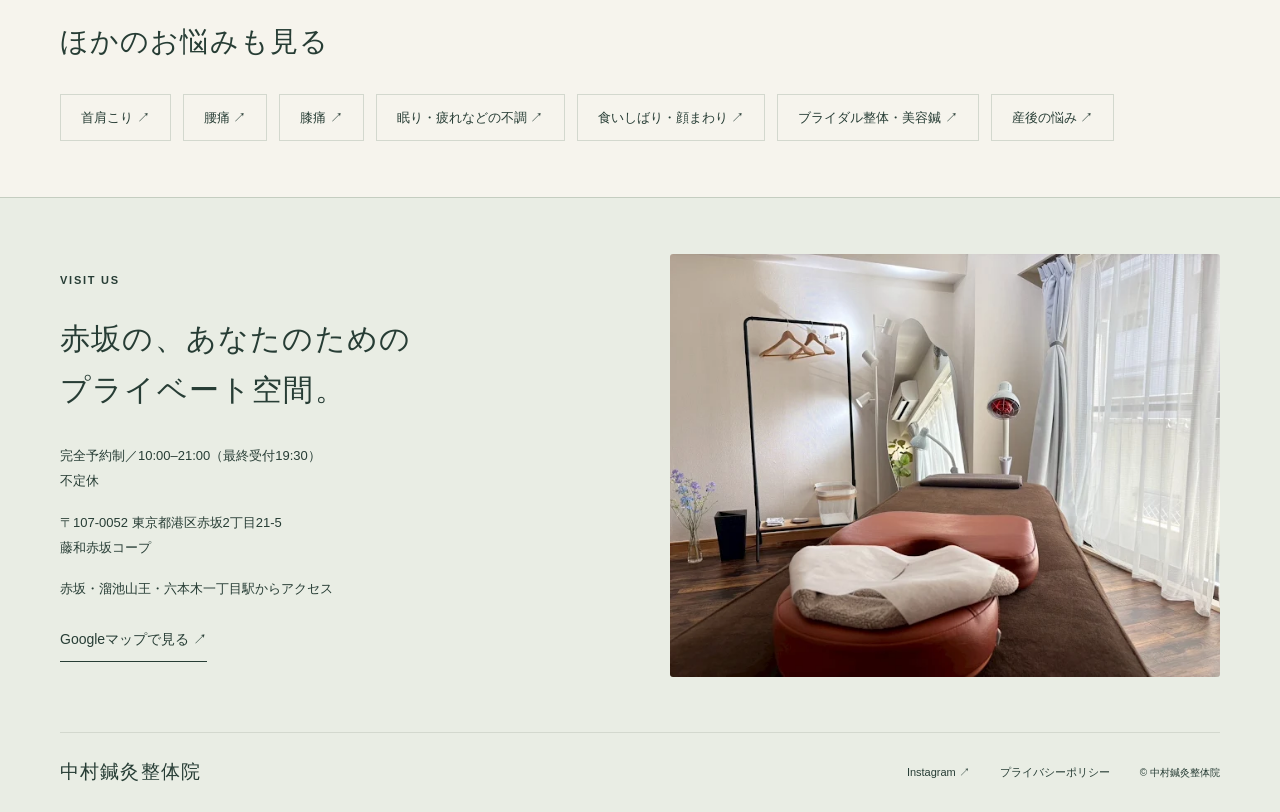
<file: concerns/hip.html>
<!doctype html><html lang="ja"><head><meta charset="utf-8"><meta name="viewport" content="width=device-width,initial-scale=1"><meta name="robots" content="noindex,nofollow"><title>股関節痛｜中村鍼灸整体院</title><meta name="description" content="赤坂の完全予約制・中村鍼灸整体院。つらい場所だけでなく、姿勢や動き、暮らしまで。整体・鍼灸をご希望に合わせて提案します。"><link rel="stylesheet" href="../css/style.css"><link rel="stylesheet" href="../css/mobile-refinement.css"><script src="../js/main.js" defer></script></head><body class="concern-page"><a class="skip" href="#main">本文へ</a><header><a class="brand" href="../index.html">中村鍼灸整体院<small>NAKAMURA ACUPUNCTURE & SEITAI</small></a><a class="instagram-button" href="https://www.instagram.com/nakamura_shinkyu/" target="_blank" rel="noopener noreferrer" aria-label="Instagramを見る（新しいタブ）"><svg width="22" height="22" viewBox="0 0 24 24" fill="none" stroke="currentColor" stroke-width="1.7" aria-hidden="true"><rect x="3" y="3" width="18" height="18" rx="5"/><circle cx="12" cy="12" r="4"/><circle cx="17.5" cy="6.5" r="1" fill="currentColor" stroke="none"/></svg><span>Instagram</span></a><button class="menu" aria-expanded="false" aria-controls="navigation">メニュー</button><nav id="navigation"><a href="../index.html#approach">大切にしていること</a><a href="../index.html#concerns">お悩みから探す</a><a href="../index.html#first-visit">初めての方へ・料金</a><a href="../index.html#access">アクセス</a></nav><a class="button" href="https://lin.ee/W4OFa8G" target="_blank" rel="noopener noreferrer">LINEで相談する<span aria-hidden="true">↗</span></a></header><main id="main"><div class="wrap breadcrumb"><a href="../index.html">トップ</a> / <a href="../index.html#concerns">お悩みから探す</a> / 股関節痛</div><section class="detail-hero wrap"><span class="eyebrow">YOUR CONCERNS</span><p class="detail-category">股関節痛</p><h1>歩く、しゃがむ。動きに引っかかりを感じる。</h1><p>つらい場所だけでなく、身体の動きや日常の負担まで。<br>一人ひとりの状態とご希望に合わせて、施術をご提案します。</p></section><div class="wrap detail-layout"><article><section><span class="eyebrow">01 / お悩み</span><h2>こんなお悩みに。</h2><p>股関節に痛みや詰まり感、動かしにくさを感じる。歩く、立ち上がる、しゃがむなど、日常の動作で違和感や痛みを感じることもあります。</p></section><section><span class="eyebrow">02 / 身体のこと</span><h2>関係することがある要因</h2><p>座り仕事や立ち仕事、運動などが股関節まわりの負担になる場合があります。骨盤や腰、膝などの動き、姿勢や身体の使い方も関係することがあります。</p><p class="fine">お悩みの背景は一人ひとり異なります。この説明だけで原因を特定するものではありません。</p></section><section><span class="eyebrow">03 / 当院のアプローチ</span><h2>股関節と、そのまわりの動きから。</h2><p>姿勢・股関節の動き・筋肉の緊張などを確認します。股関節だけでなく、骨盤や腰、膝、身体の使い方にもアプローチし、負担を繰り返しにくい身体づくりを目指します。</p><h3>施術の種類</h3><p>整体・鍼灸・ストレッチ・セルフケア／身体の使い方のアドバイス</p><p class="fine">施術内容は身体の状態とご希望に合わせてご提案します。施術による変化には個人差があります。</p></section></article><aside><img class="consultation-portrait" src="../picture/nakamura_face.jpg" alt="院長 中村勇斗" width="480" height="540" loading="lazy"><h3><span class="heading-line">まずは、お話を</span><span class="heading-line">聞かせてください。</span></h3><p>院長 中村勇斗<br>はり師・きゅう師 国家資格保有</p><p>初回 約90分<br><small>カウンセリングを含む</small><br><strong>9,000円（税込）</strong></p><a class="text-link" href="../index.html#first-visit">初回の流れ・料金を見る →</a><a class="button" href="https://lin.ee/W4OFa8G" target="_blank" rel="noopener noreferrer">LINEで相談・予約する<span aria-hidden="true">↗</span></a></aside></div><section class="wrap section related"><span class="eyebrow">OTHER CONCERNS</span><h2>ほかのお悩みも見る</h2><div><a href="neck.html">首肩こり ↗</a><a href="back.html">腰痛 ↗</a><a href="knee.html">膝痛 ↗</a><a href="rest.html">眠り・疲れなどの不調 ↗</a><a href="jaw.html">食いしばり・顔まわり ↗</a><a href="bridal.html">ブライダル整体・美容鍼 ↗</a><a href="postpartum.html">産後の悩み ↗</a></div></section></main><footer id="access"><div class="wrap footer-grid"><div><span class="eyebrow">VISIT US</span><h2>赤坂の、あなたのための<br>プライベート空間。</h2><p>完全予約制／10:00–21:00（最終受付19:30）<br>不定休</p><p>〒107-0052 東京都港区赤坂2丁目21-5<br>藤和赤坂コープ</p><p>赤坂・溜池山王・六本木一丁目駅からアクセス</p><a class="text-link" href="https://www.google.com/maps/search/?api=1&query=中村鍼灸整体院+赤坂" target="_blank" rel="noopener noreferrer">Googleマップで見る ↗</a></div><img src="../picture/room.webp" alt="中村鍼灸整体院の施術室" loading="lazy"></div><div class="wrap footer-bottom"><a class="brand" href="../index.html">中村鍼灸整体院</a><a href="https://www.instagram.com/nakamura_shinkyu/" target="_blank" rel="noopener noreferrer">Instagram ↗</a><a href="https://nakamuraseitai.jp/privacypolicy.html">プライバシーポリシー</a><small>© 中村鍼灸整体院</small></div></footer><div class="mobile-cta"><a href="../index.html#pricing">初回・料金を見る</a><a class="button" href="https://lin.ee/W4OFa8G" target="_blank" rel="noopener noreferrer">LINEで相談・予約<span aria-hidden="true">↗</span></a></div></body></html>
</file>
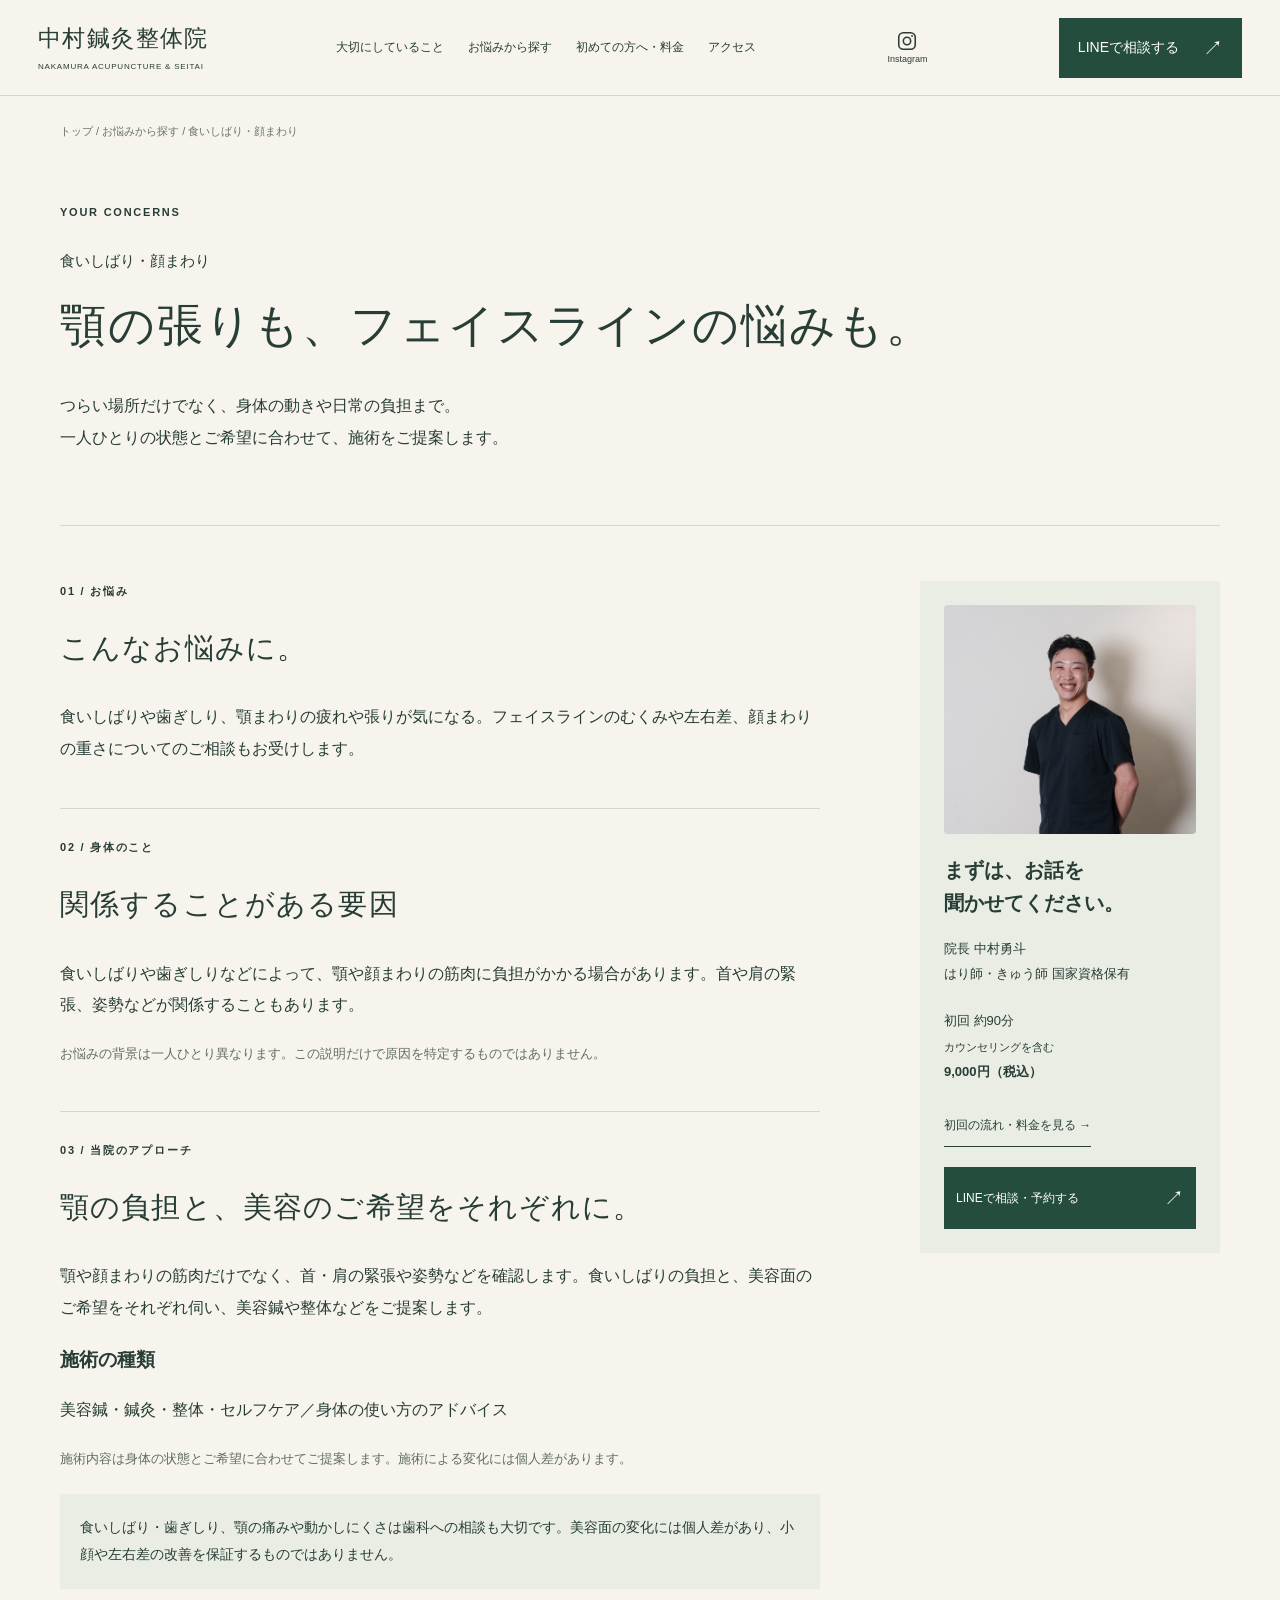
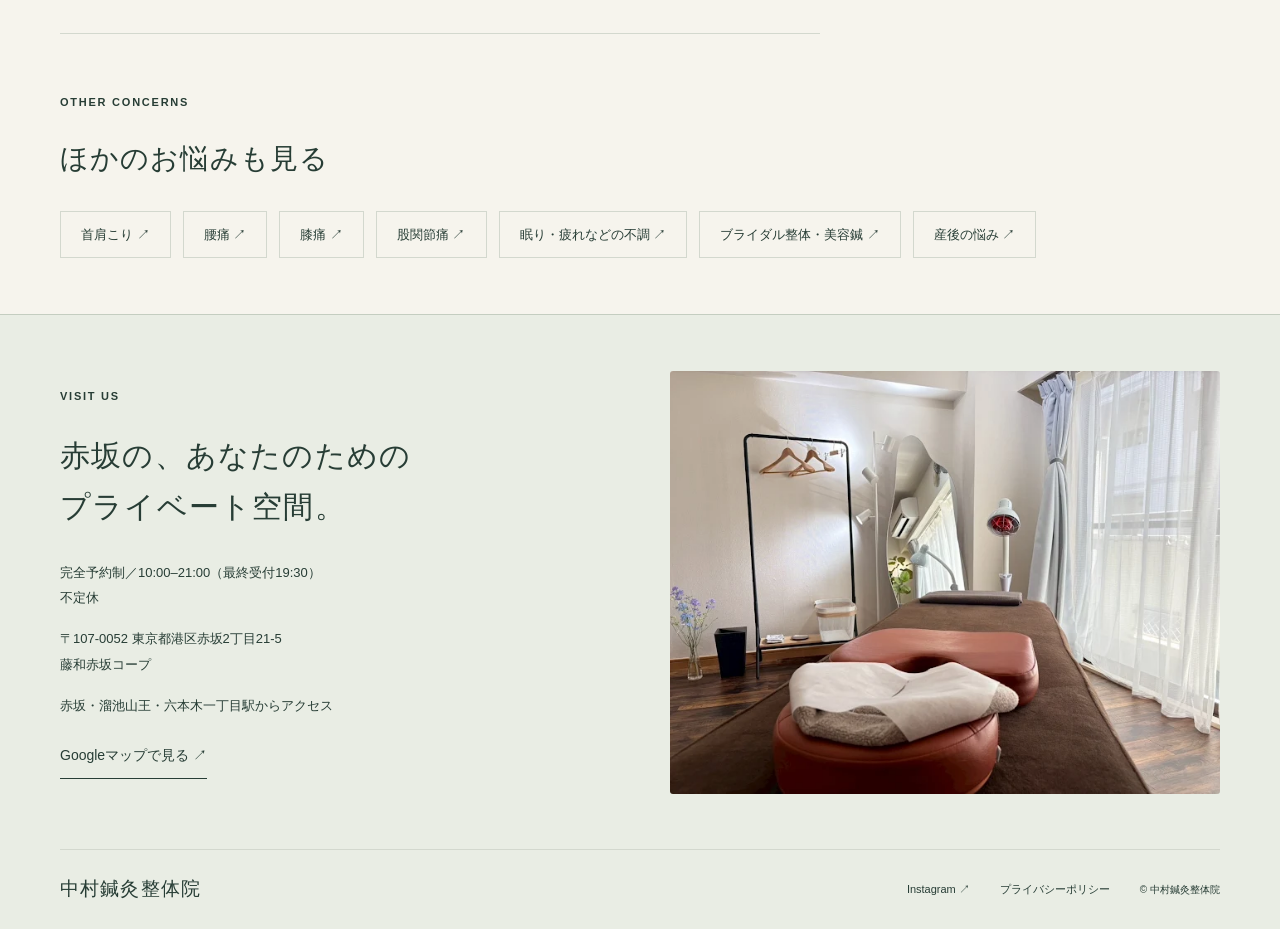
<file: concerns/jaw.html>
<!doctype html><html lang="ja"><head><meta charset="utf-8"><meta name="viewport" content="width=device-width,initial-scale=1"><meta name="robots" content="noindex,nofollow"><title>食いしばり・顔まわり｜中村鍼灸整体院</title><meta name="description" content="赤坂の完全予約制・中村鍼灸整体院。つらい場所だけでなく、姿勢や動き、暮らしまで。整体・鍼灸をご希望に合わせて提案します。"><link rel="stylesheet" href="../css/style.css"><link rel="stylesheet" href="../css/mobile-refinement.css"><script src="../js/main.js" defer></script></head><body class="concern-page"><a class="skip" href="#main">本文へ</a><header><a class="brand" href="../index.html">中村鍼灸整体院<small>NAKAMURA ACUPUNCTURE & SEITAI</small></a><a class="instagram-button" href="https://www.instagram.com/nakamura_shinkyu/" target="_blank" rel="noopener noreferrer" aria-label="Instagramを見る（新しいタブ）"><svg width="22" height="22" viewBox="0 0 24 24" fill="none" stroke="currentColor" stroke-width="1.7" aria-hidden="true"><rect x="3" y="3" width="18" height="18" rx="5"/><circle cx="12" cy="12" r="4"/><circle cx="17.5" cy="6.5" r="1" fill="currentColor" stroke="none"/></svg><span>Instagram</span></a><button class="menu" aria-expanded="false" aria-controls="navigation">メニュー</button><nav id="navigation"><a href="../index.html#approach">大切にしていること</a><a href="../index.html#concerns">お悩みから探す</a><a href="../index.html#first-visit">初めての方へ・料金</a><a href="../index.html#access">アクセス</a></nav><a class="button" href="https://lin.ee/W4OFa8G" target="_blank" rel="noopener noreferrer">LINEで相談する<span aria-hidden="true">↗</span></a></header><main id="main"><div class="wrap breadcrumb"><a href="../index.html">トップ</a> / <a href="../index.html#concerns">お悩みから探す</a> / 食いしばり・顔まわり</div><section class="detail-hero wrap"><span class="eyebrow">YOUR CONCERNS</span><p class="detail-category">食いしばり・顔まわり</p><h1>顎の張りも、フェイスラインの悩みも。</h1><p>つらい場所だけでなく、身体の動きや日常の負担まで。<br>一人ひとりの状態とご希望に合わせて、施術をご提案します。</p></section><div class="wrap detail-layout"><article><section><span class="eyebrow">01 / お悩み</span><h2>こんなお悩みに。</h2><p>食いしばりや歯ぎしり、顎まわりの疲れや張りが気になる。フェイスラインのむくみや左右差、顔まわりの重さについてのご相談もお受けします。</p></section><section><span class="eyebrow">02 / 身体のこと</span><h2>関係することがある要因</h2><p>食いしばりや歯ぎしりなどによって、顎や顔まわりの筋肉に負担がかかる場合があります。首や肩の緊張、姿勢などが関係することもあります。</p><p class="fine">お悩みの背景は一人ひとり異なります。この説明だけで原因を特定するものではありません。</p></section><section><span class="eyebrow">03 / 当院のアプローチ</span><h2>顎の負担と、美容のご希望をそれぞれに。</h2><p>顎や顔まわりの筋肉だけでなく、首・肩の緊張や姿勢などを確認します。食いしばりの負担と、美容面のご希望をそれぞれ伺い、美容鍼や整体などをご提案します。</p><h3>施術の種類</h3><p>美容鍼・鍼灸・整体・セルフケア／身体の使い方のアドバイス</p><p class="fine">施術内容は身体の状態とご希望に合わせてご提案します。施術による変化には個人差があります。</p><p class="care-note">食いしばり・歯ぎしり、顎の痛みや動かしにくさは歯科への相談も大切です。美容面の変化には個人差があり、小顔や左右差の改善を保証するものではありません。</p></section></article><aside><img class="consultation-portrait" src="../picture/nakamura_face.jpg" alt="院長 中村勇斗" width="480" height="540" loading="lazy"><h3><span class="heading-line">まずは、お話を</span><span class="heading-line">聞かせてください。</span></h3><p>院長 中村勇斗<br>はり師・きゅう師 国家資格保有</p><p>初回 約90分<br><small>カウンセリングを含む</small><br><strong>9,000円（税込）</strong></p><a class="text-link" href="../index.html#first-visit">初回の流れ・料金を見る →</a><a class="button" href="https://lin.ee/W4OFa8G" target="_blank" rel="noopener noreferrer">LINEで相談・予約する<span aria-hidden="true">↗</span></a></aside></div><section class="wrap section related"><span class="eyebrow">OTHER CONCERNS</span><h2>ほかのお悩みも見る</h2><div><a href="neck.html">首肩こり ↗</a><a href="back.html">腰痛 ↗</a><a href="knee.html">膝痛 ↗</a><a href="hip.html">股関節痛 ↗</a><a href="rest.html">眠り・疲れなどの不調 ↗</a><a href="bridal.html">ブライダル整体・美容鍼 ↗</a><a href="postpartum.html">産後の悩み ↗</a></div></section></main><footer id="access"><div class="wrap footer-grid"><div><span class="eyebrow">VISIT US</span><h2>赤坂の、あなたのための<br>プライベート空間。</h2><p>完全予約制／10:00–21:00（最終受付19:30）<br>不定休</p><p>〒107-0052 東京都港区赤坂2丁目21-5<br>藤和赤坂コープ</p><p>赤坂・溜池山王・六本木一丁目駅からアクセス</p><a class="text-link" href="https://www.google.com/maps/search/?api=1&query=中村鍼灸整体院+赤坂" target="_blank" rel="noopener noreferrer">Googleマップで見る ↗</a></div><img src="../picture/room.webp" alt="中村鍼灸整体院の施術室" loading="lazy"></div><div class="wrap footer-bottom"><a class="brand" href="../index.html">中村鍼灸整体院</a><a href="https://www.instagram.com/nakamura_shinkyu/" target="_blank" rel="noopener noreferrer">Instagram ↗</a><a href="https://nakamuraseitai.jp/privacypolicy.html">プライバシーポリシー</a><small>© 中村鍼灸整体院</small></div></footer><div class="mobile-cta"><a href="../index.html#pricing">初回・料金を見る</a><a class="button" href="https://lin.ee/W4OFa8G" target="_blank" rel="noopener noreferrer">LINEで相談・予約<span aria-hidden="true">↗</span></a></div></body></html>
</file>
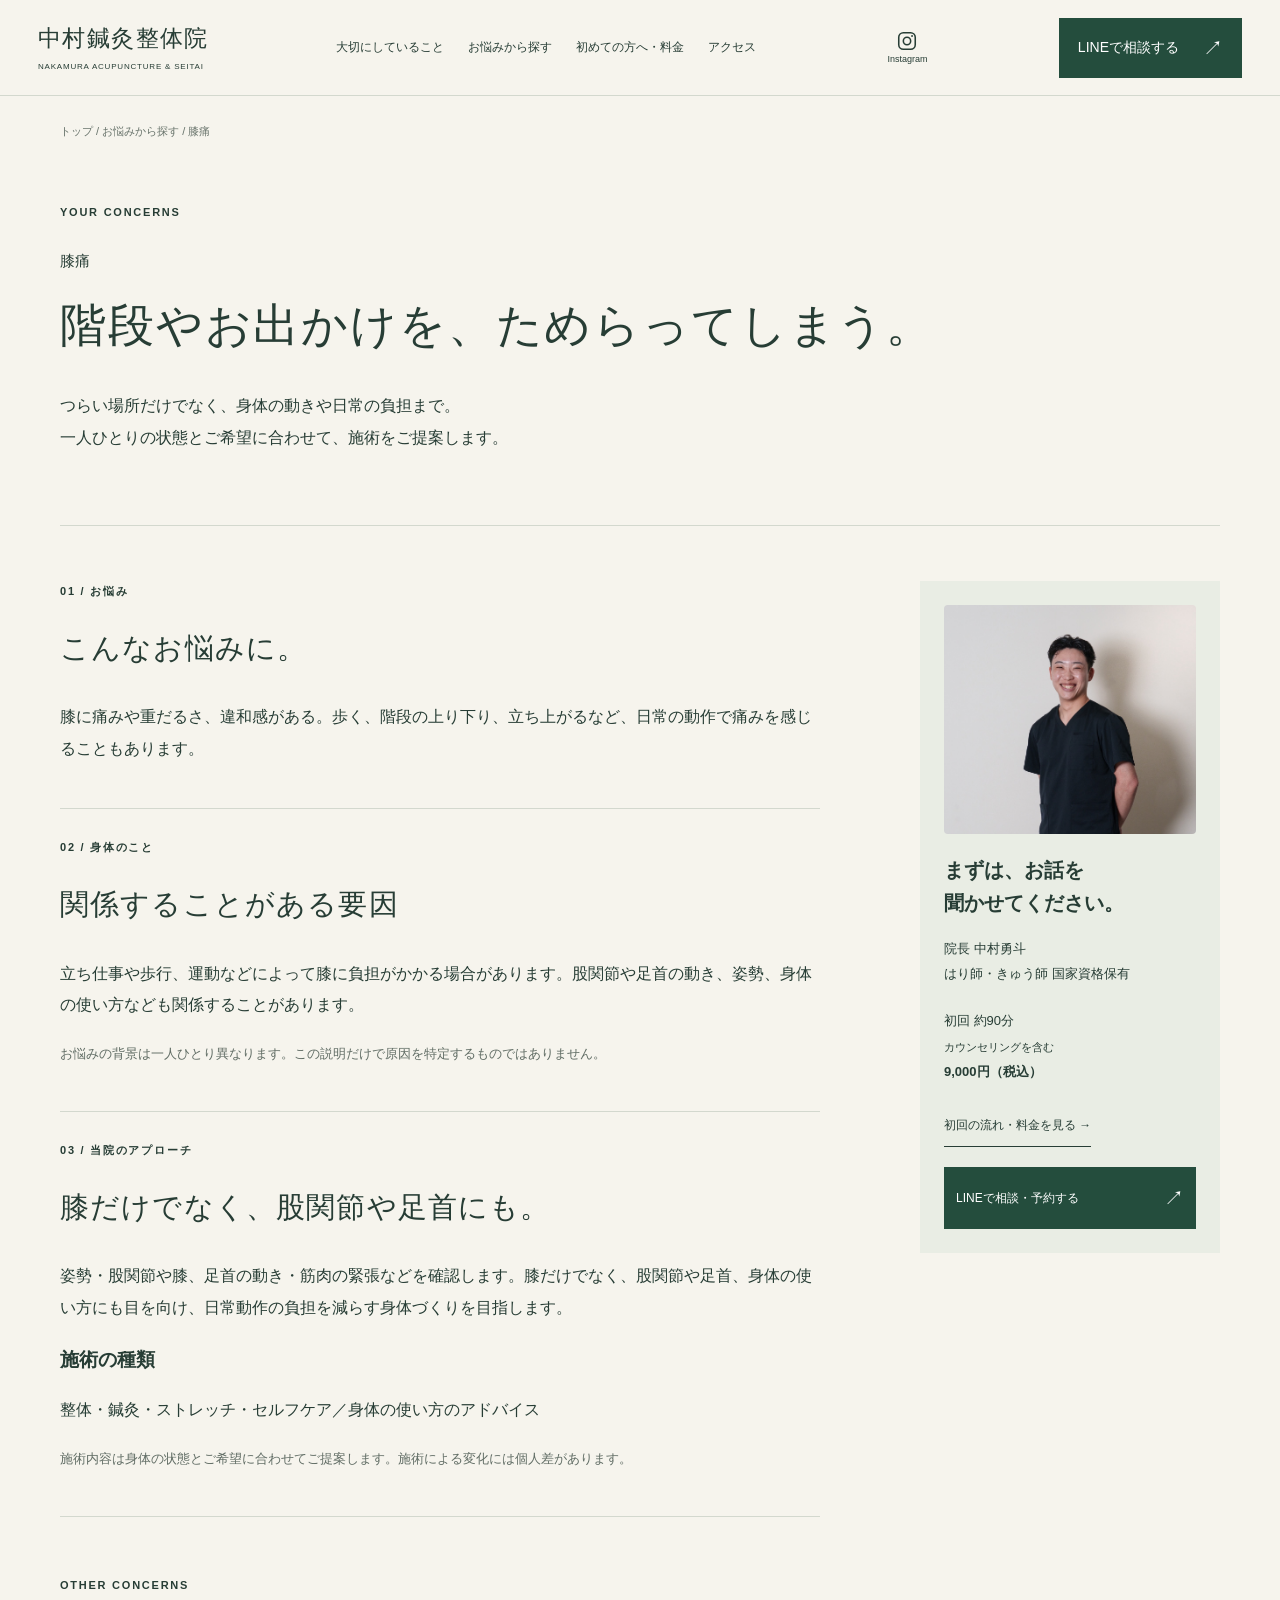
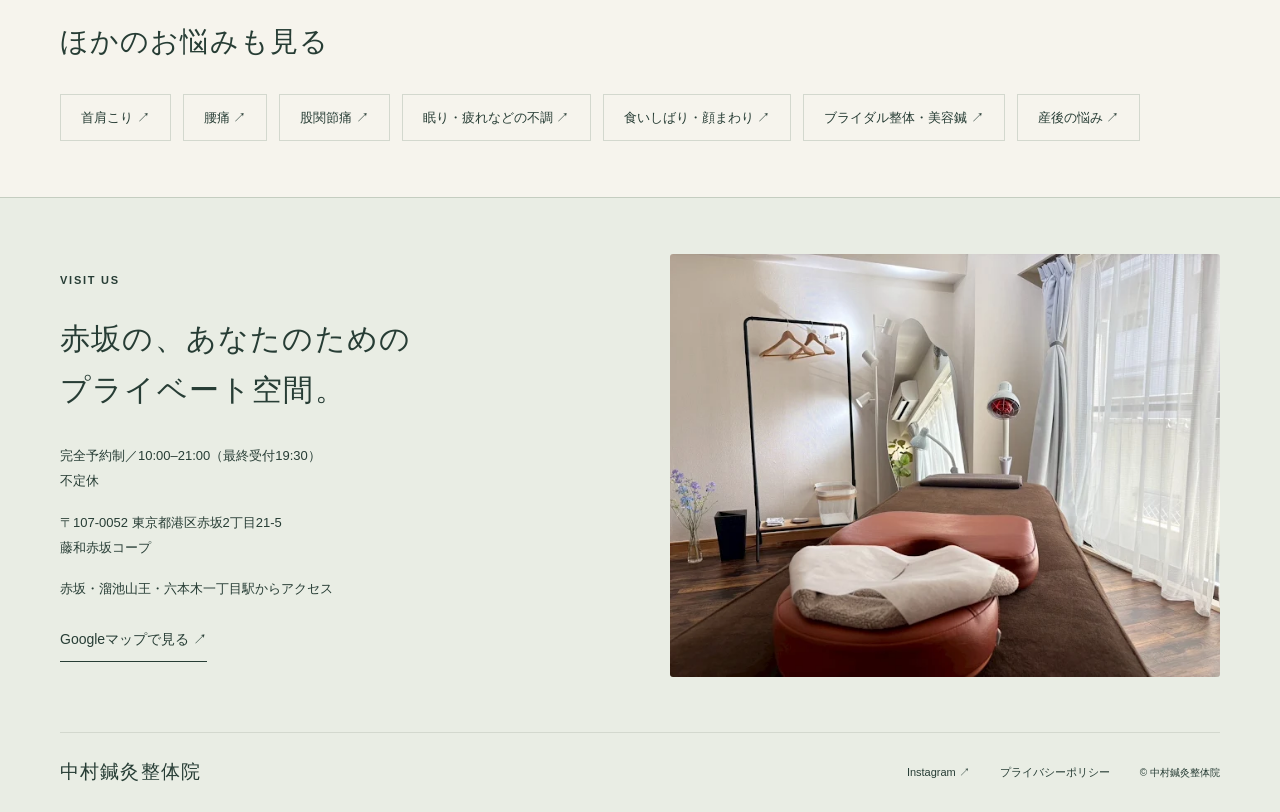
<file: concerns/knee.html>
<!doctype html><html lang="ja"><head><meta charset="utf-8"><meta name="viewport" content="width=device-width,initial-scale=1"><meta name="robots" content="noindex,nofollow"><title>膝痛｜中村鍼灸整体院</title><meta name="description" content="赤坂の完全予約制・中村鍼灸整体院。つらい場所だけでなく、姿勢や動き、暮らしまで。整体・鍼灸をご希望に合わせて提案します。"><link rel="stylesheet" href="../css/style.css"><link rel="stylesheet" href="../css/mobile-refinement.css"><script src="../js/main.js" defer></script></head><body class="concern-page"><a class="skip" href="#main">本文へ</a><header><a class="brand" href="../index.html">中村鍼灸整体院<small>NAKAMURA ACUPUNCTURE & SEITAI</small></a><a class="instagram-button" href="https://www.instagram.com/nakamura_shinkyu/" target="_blank" rel="noopener noreferrer" aria-label="Instagramを見る（新しいタブ）"><svg width="22" height="22" viewBox="0 0 24 24" fill="none" stroke="currentColor" stroke-width="1.7" aria-hidden="true"><rect x="3" y="3" width="18" height="18" rx="5"/><circle cx="12" cy="12" r="4"/><circle cx="17.5" cy="6.5" r="1" fill="currentColor" stroke="none"/></svg><span>Instagram</span></a><button class="menu" aria-expanded="false" aria-controls="navigation">メニュー</button><nav id="navigation"><a href="../index.html#approach">大切にしていること</a><a href="../index.html#concerns">お悩みから探す</a><a href="../index.html#first-visit">初めての方へ・料金</a><a href="../index.html#access">アクセス</a></nav><a class="button" href="https://lin.ee/W4OFa8G" target="_blank" rel="noopener noreferrer">LINEで相談する<span aria-hidden="true">↗</span></a></header><main id="main"><div class="wrap breadcrumb"><a href="../index.html">トップ</a> / <a href="../index.html#concerns">お悩みから探す</a> / 膝痛</div><section class="detail-hero wrap"><span class="eyebrow">YOUR CONCERNS</span><p class="detail-category">膝痛</p><h1>階段やお出かけを、ためらってしまう。</h1><p>つらい場所だけでなく、身体の動きや日常の負担まで。<br>一人ひとりの状態とご希望に合わせて、施術をご提案します。</p></section><div class="wrap detail-layout"><article><section><span class="eyebrow">01 / お悩み</span><h2>こんなお悩みに。</h2><p>膝に痛みや重だるさ、違和感がある。歩く、階段の上り下り、立ち上がるなど、日常の動作で痛みを感じることもあります。</p></section><section><span class="eyebrow">02 / 身体のこと</span><h2>関係することがある要因</h2><p>立ち仕事や歩行、運動などによって膝に負担がかかる場合があります。股関節や足首の動き、姿勢、身体の使い方なども関係することがあります。</p><p class="fine">お悩みの背景は一人ひとり異なります。この説明だけで原因を特定するものではありません。</p></section><section><span class="eyebrow">03 / 当院のアプローチ</span><h2>膝だけでなく、股関節や足首にも。</h2><p>姿勢・股関節や膝、足首の動き・筋肉の緊張などを確認します。膝だけでなく、股関節や足首、身体の使い方にも目を向け、日常動作の負担を減らす身体づくりを目指します。</p><h3>施術の種類</h3><p>整体・鍼灸・ストレッチ・セルフケア／身体の使い方のアドバイス</p><p class="fine">施術内容は身体の状態とご希望に合わせてご提案します。施術による変化には個人差があります。</p></section></article><aside><img class="consultation-portrait" src="../picture/nakamura_face.jpg" alt="院長 中村勇斗" width="480" height="540" loading="lazy"><h3><span class="heading-line">まずは、お話を</span><span class="heading-line">聞かせてください。</span></h3><p>院長 中村勇斗<br>はり師・きゅう師 国家資格保有</p><p>初回 約90分<br><small>カウンセリングを含む</small><br><strong>9,000円（税込）</strong></p><a class="text-link" href="../index.html#first-visit">初回の流れ・料金を見る →</a><a class="button" href="https://lin.ee/W4OFa8G" target="_blank" rel="noopener noreferrer">LINEで相談・予約する<span aria-hidden="true">↗</span></a></aside></div><section class="wrap section related"><span class="eyebrow">OTHER CONCERNS</span><h2>ほかのお悩みも見る</h2><div><a href="neck.html">首肩こり ↗</a><a href="back.html">腰痛 ↗</a><a href="hip.html">股関節痛 ↗</a><a href="rest.html">眠り・疲れなどの不調 ↗</a><a href="jaw.html">食いしばり・顔まわり ↗</a><a href="bridal.html">ブライダル整体・美容鍼 ↗</a><a href="postpartum.html">産後の悩み ↗</a></div></section></main><footer id="access"><div class="wrap footer-grid"><div><span class="eyebrow">VISIT US</span><h2>赤坂の、あなたのための<br>プライベート空間。</h2><p>完全予約制／10:00–21:00（最終受付19:30）<br>不定休</p><p>〒107-0052 東京都港区赤坂2丁目21-5<br>藤和赤坂コープ</p><p>赤坂・溜池山王・六本木一丁目駅からアクセス</p><a class="text-link" href="https://www.google.com/maps/search/?api=1&query=中村鍼灸整体院+赤坂" target="_blank" rel="noopener noreferrer">Googleマップで見る ↗</a></div><img src="../picture/room.webp" alt="中村鍼灸整体院の施術室" loading="lazy"></div><div class="wrap footer-bottom"><a class="brand" href="../index.html">中村鍼灸整体院</a><a href="https://www.instagram.com/nakamura_shinkyu/" target="_blank" rel="noopener noreferrer">Instagram ↗</a><a href="https://nakamuraseitai.jp/privacypolicy.html">プライバシーポリシー</a><small>© 中村鍼灸整体院</small></div></footer><div class="mobile-cta"><a href="../index.html#pricing">初回・料金を見る</a><a class="button" href="https://lin.ee/W4OFa8G" target="_blank" rel="noopener noreferrer">LINEで相談・予約<span aria-hidden="true">↗</span></a></div></body></html>
</file>
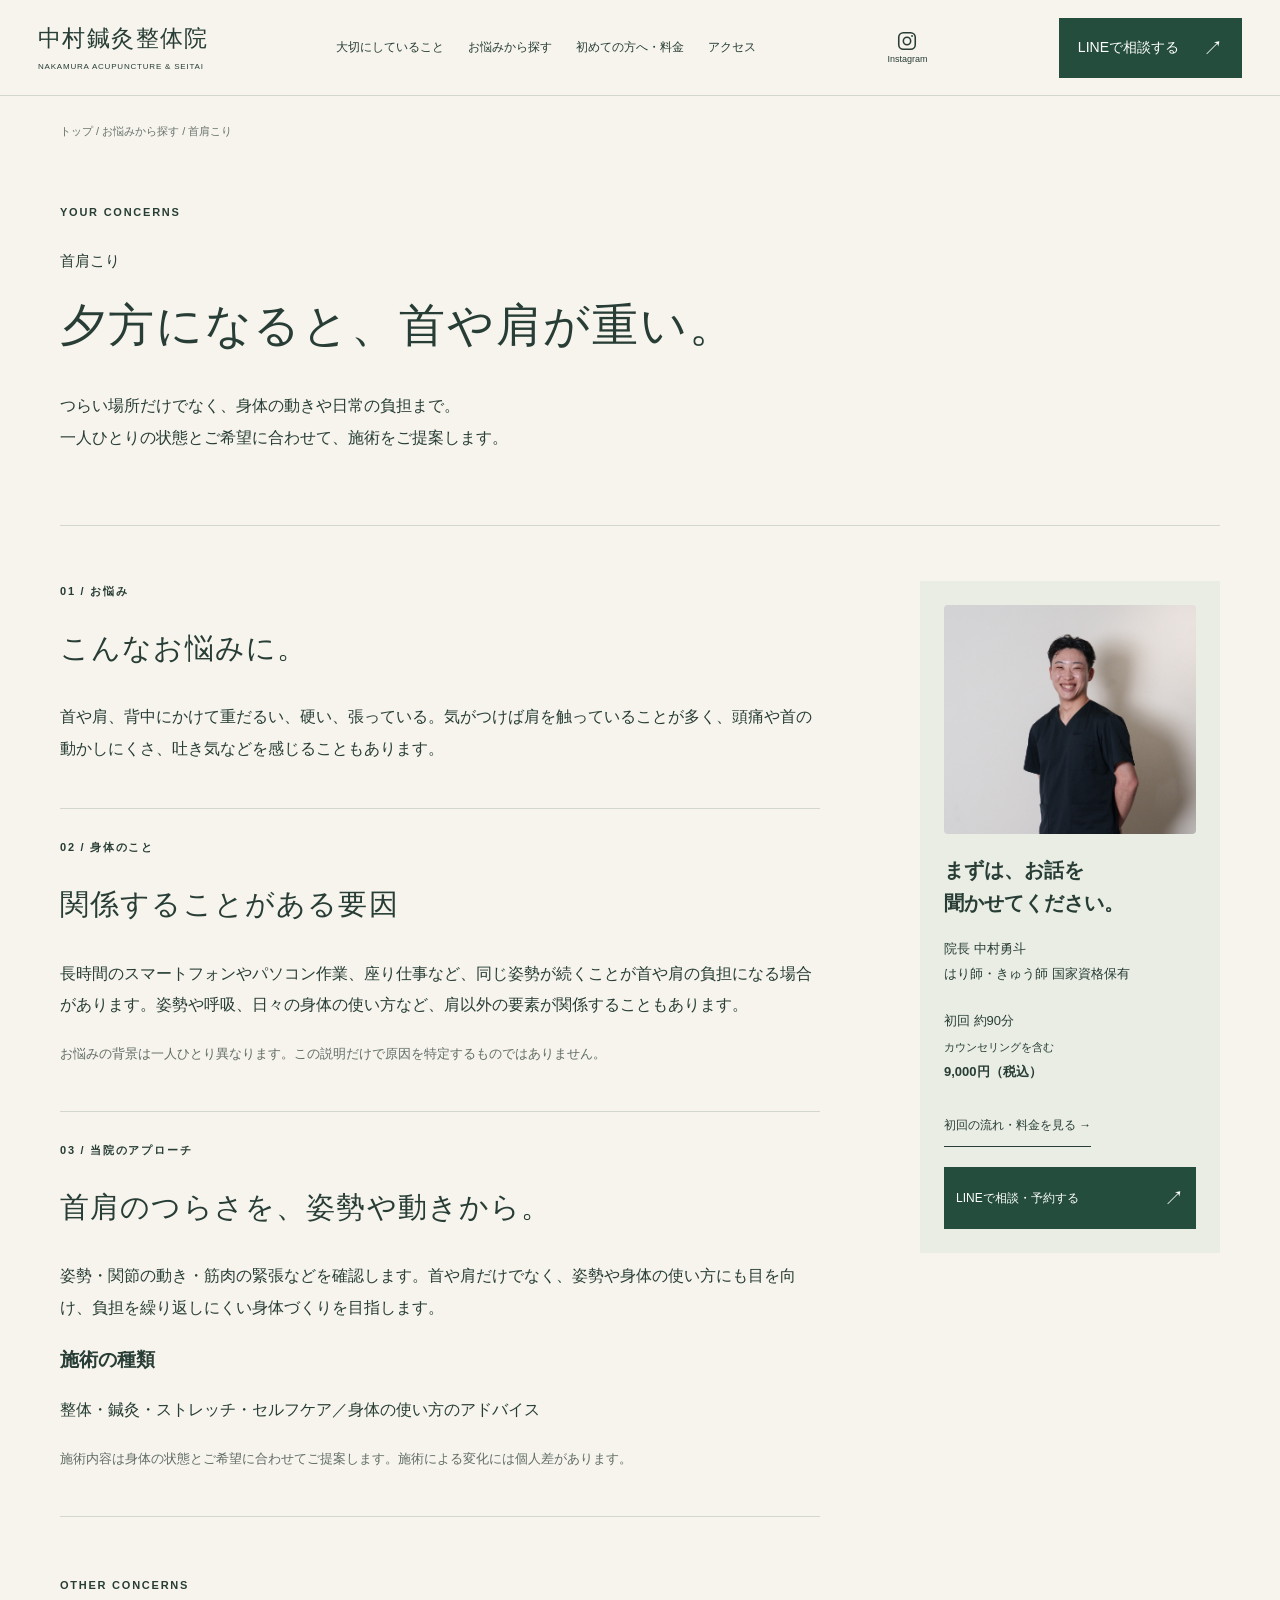
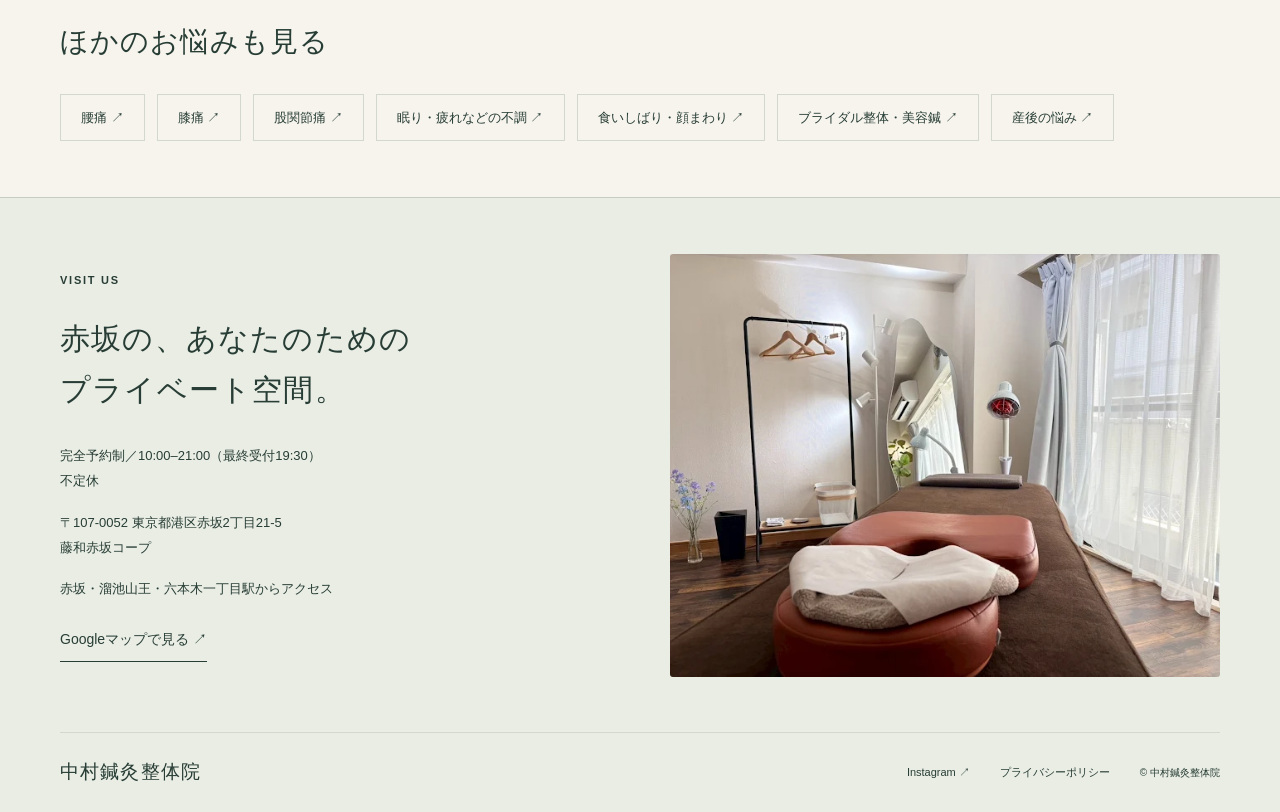
<file: concerns/neck.html>
<!doctype html><html lang="ja"><head><meta charset="utf-8"><meta name="viewport" content="width=device-width,initial-scale=1"><meta name="robots" content="noindex,nofollow"><title>首肩こり｜中村鍼灸整体院</title><meta name="description" content="赤坂の完全予約制・中村鍼灸整体院。つらい場所だけでなく、姿勢や動き、暮らしまで。整体・鍼灸をご希望に合わせて提案します。"><link rel="stylesheet" href="../css/style.css"><link rel="stylesheet" href="../css/mobile-refinement.css"><script src="../js/main.js" defer></script></head><body class="concern-page"><a class="skip" href="#main">本文へ</a><header><a class="brand" href="../index.html">中村鍼灸整体院<small>NAKAMURA ACUPUNCTURE & SEITAI</small></a><a class="instagram-button" href="https://www.instagram.com/nakamura_shinkyu/" target="_blank" rel="noopener noreferrer" aria-label="Instagramを見る（新しいタブ）"><svg width="22" height="22" viewBox="0 0 24 24" fill="none" stroke="currentColor" stroke-width="1.7" aria-hidden="true"><rect x="3" y="3" width="18" height="18" rx="5"/><circle cx="12" cy="12" r="4"/><circle cx="17.5" cy="6.5" r="1" fill="currentColor" stroke="none"/></svg><span>Instagram</span></a><button class="menu" aria-expanded="false" aria-controls="navigation">メニュー</button><nav id="navigation"><a href="../index.html#approach">大切にしていること</a><a href="../index.html#concerns">お悩みから探す</a><a href="../index.html#first-visit">初めての方へ・料金</a><a href="../index.html#access">アクセス</a></nav><a class="button" href="https://lin.ee/W4OFa8G" target="_blank" rel="noopener noreferrer">LINEで相談する<span aria-hidden="true">↗</span></a></header><main id="main"><div class="wrap breadcrumb"><a href="../index.html">トップ</a> / <a href="../index.html#concerns">お悩みから探す</a> / 首肩こり</div><section class="detail-hero wrap"><span class="eyebrow">YOUR CONCERNS</span><p class="detail-category">首肩こり</p><h1>夕方になると、首や肩が重い。</h1><p>つらい場所だけでなく、身体の動きや日常の負担まで。<br>一人ひとりの状態とご希望に合わせて、施術をご提案します。</p></section><div class="wrap detail-layout"><article><section><span class="eyebrow">01 / お悩み</span><h2>こんなお悩みに。</h2><p>首や肩、背中にかけて重だるい、硬い、張っている。気がつけば肩を触っていることが多く、頭痛や首の動かしにくさ、吐き気などを感じることもあります。</p></section><section><span class="eyebrow">02 / 身体のこと</span><h2>関係することがある要因</h2><p>長時間のスマートフォンやパソコン作業、座り仕事など、同じ姿勢が続くことが首や肩の負担になる場合があります。姿勢や呼吸、日々の身体の使い方など、肩以外の要素が関係することもあります。</p><p class="fine">お悩みの背景は一人ひとり異なります。この説明だけで原因を特定するものではありません。</p></section><section><span class="eyebrow">03 / 当院のアプローチ</span><h2>首肩のつらさを、姿勢や動きから。</h2><p>姿勢・関節の動き・筋肉の緊張などを確認します。首や肩だけでなく、姿勢や身体の使い方にも目を向け、負担を繰り返しにくい身体づくりを目指します。</p><h3>施術の種類</h3><p>整体・鍼灸・ストレッチ・セルフケア／身体の使い方のアドバイス</p><p class="fine">施術内容は身体の状態とご希望に合わせてご提案します。施術による変化には個人差があります。</p></section></article><aside><img class="consultation-portrait" src="../picture/nakamura_face.jpg" alt="院長 中村勇斗" width="480" height="540" loading="lazy"><h3><span class="heading-line">まずは、お話を</span><span class="heading-line">聞かせてください。</span></h3><p>院長 中村勇斗<br>はり師・きゅう師 国家資格保有</p><p>初回 約90分<br><small>カウンセリングを含む</small><br><strong>9,000円（税込）</strong></p><a class="text-link" href="../index.html#first-visit">初回の流れ・料金を見る →</a><a class="button" href="https://lin.ee/W4OFa8G" target="_blank" rel="noopener noreferrer">LINEで相談・予約する<span aria-hidden="true">↗</span></a></aside></div><section class="wrap section related"><span class="eyebrow">OTHER CONCERNS</span><h2>ほかのお悩みも見る</h2><div><a href="back.html">腰痛 ↗</a><a href="knee.html">膝痛 ↗</a><a href="hip.html">股関節痛 ↗</a><a href="rest.html">眠り・疲れなどの不調 ↗</a><a href="jaw.html">食いしばり・顔まわり ↗</a><a href="bridal.html">ブライダル整体・美容鍼 ↗</a><a href="postpartum.html">産後の悩み ↗</a></div></section></main><footer id="access"><div class="wrap footer-grid"><div><span class="eyebrow">VISIT US</span><h2>赤坂の、あなたのための<br>プライベート空間。</h2><p>完全予約制／10:00–21:00（最終受付19:30）<br>不定休</p><p>〒107-0052 東京都港区赤坂2丁目21-5<br>藤和赤坂コープ</p><p>赤坂・溜池山王・六本木一丁目駅からアクセス</p><a class="text-link" href="https://www.google.com/maps/search/?api=1&query=中村鍼灸整体院+赤坂" target="_blank" rel="noopener noreferrer">Googleマップで見る ↗</a></div><img src="../picture/room.webp" alt="中村鍼灸整体院の施術室" loading="lazy"></div><div class="wrap footer-bottom"><a class="brand" href="../index.html">中村鍼灸整体院</a><a href="https://www.instagram.com/nakamura_shinkyu/" target="_blank" rel="noopener noreferrer">Instagram ↗</a><a href="https://nakamuraseitai.jp/privacypolicy.html">プライバシーポリシー</a><small>© 中村鍼灸整体院</small></div></footer><div class="mobile-cta"><a href="../index.html#pricing">初回・料金を見る</a><a class="button" href="https://lin.ee/W4OFa8G" target="_blank" rel="noopener noreferrer">LINEで相談・予約<span aria-hidden="true">↗</span></a></div></body></html>
</file>
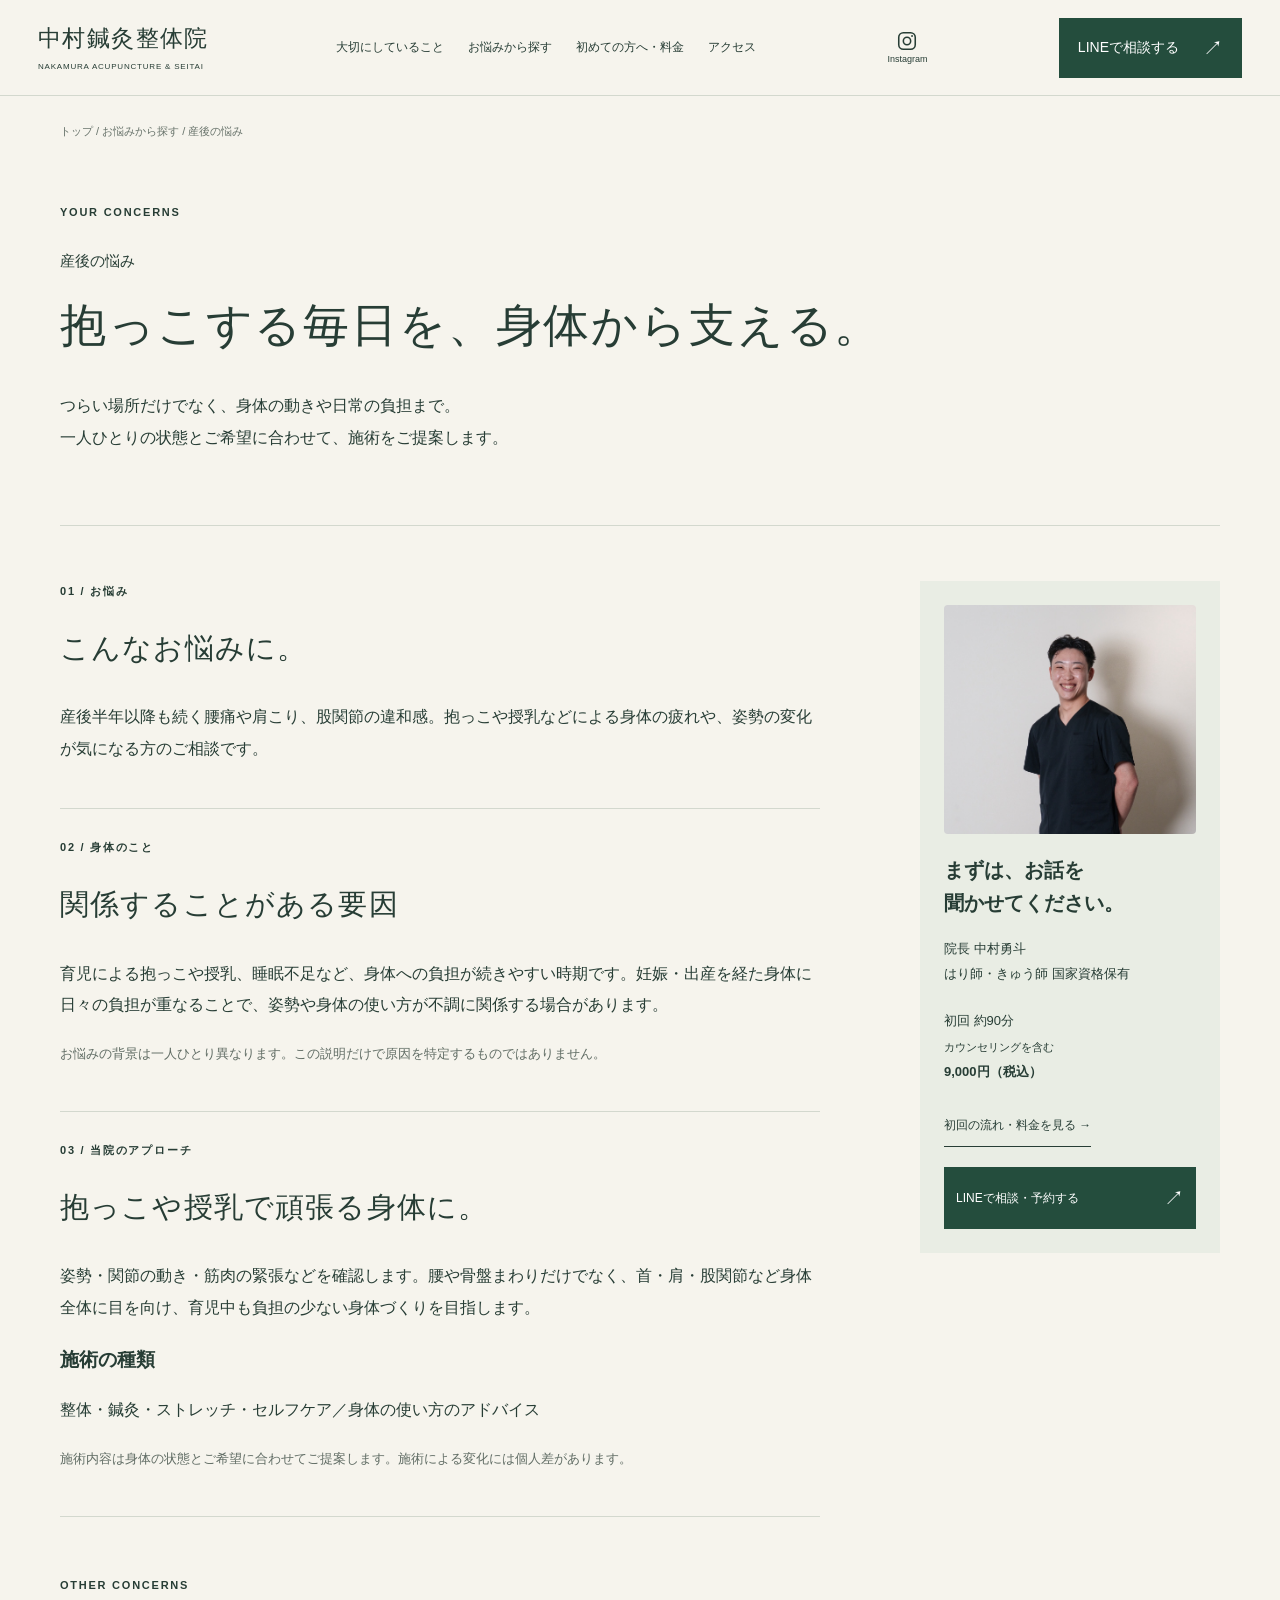
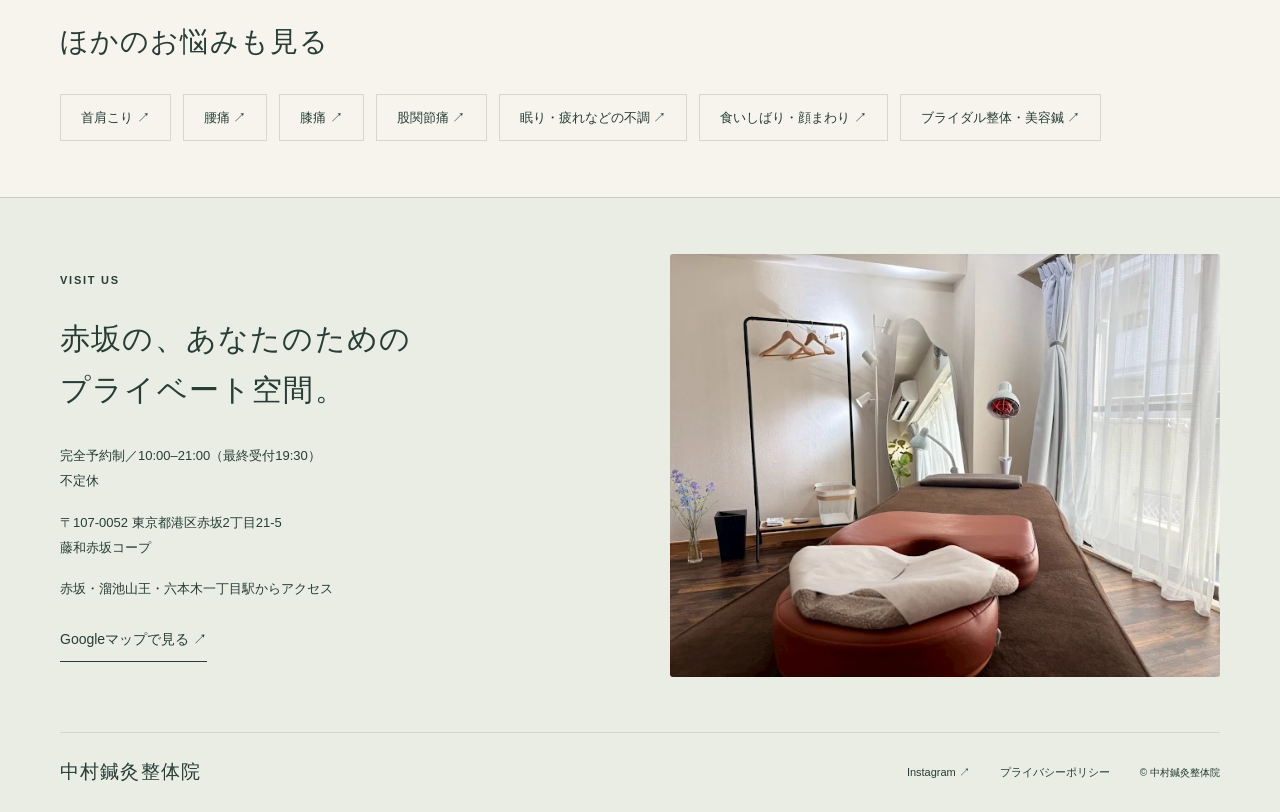
<file: concerns/postpartum.html>
<!doctype html><html lang="ja"><head><meta charset="utf-8"><meta name="viewport" content="width=device-width,initial-scale=1"><meta name="robots" content="noindex,nofollow"><title>産後の悩み｜中村鍼灸整体院</title><meta name="description" content="赤坂の完全予約制・中村鍼灸整体院。つらい場所だけでなく、姿勢や動き、暮らしまで。整体・鍼灸をご希望に合わせて提案します。"><link rel="stylesheet" href="../css/style.css"><link rel="stylesheet" href="../css/mobile-refinement.css"><script src="../js/main.js" defer></script></head><body class="concern-page"><a class="skip" href="#main">本文へ</a><header><a class="brand" href="../index.html">中村鍼灸整体院<small>NAKAMURA ACUPUNCTURE & SEITAI</small></a><a class="instagram-button" href="https://www.instagram.com/nakamura_shinkyu/" target="_blank" rel="noopener noreferrer" aria-label="Instagramを見る（新しいタブ）"><svg width="22" height="22" viewBox="0 0 24 24" fill="none" stroke="currentColor" stroke-width="1.7" aria-hidden="true"><rect x="3" y="3" width="18" height="18" rx="5"/><circle cx="12" cy="12" r="4"/><circle cx="17.5" cy="6.5" r="1" fill="currentColor" stroke="none"/></svg><span>Instagram</span></a><button class="menu" aria-expanded="false" aria-controls="navigation">メニュー</button><nav id="navigation"><a href="../index.html#approach">大切にしていること</a><a href="../index.html#concerns">お悩みから探す</a><a href="../index.html#first-visit">初めての方へ・料金</a><a href="../index.html#access">アクセス</a></nav><a class="button" href="https://lin.ee/W4OFa8G" target="_blank" rel="noopener noreferrer">LINEで相談する<span aria-hidden="true">↗</span></a></header><main id="main"><div class="wrap breadcrumb"><a href="../index.html">トップ</a> / <a href="../index.html#concerns">お悩みから探す</a> / 産後の悩み</div><section class="detail-hero wrap"><span class="eyebrow">YOUR CONCERNS</span><p class="detail-category">産後の悩み</p><h1>抱っこする毎日を、身体から支える。</h1><p>つらい場所だけでなく、身体の動きや日常の負担まで。<br>一人ひとりの状態とご希望に合わせて、施術をご提案します。</p></section><div class="wrap detail-layout"><article><section><span class="eyebrow">01 / お悩み</span><h2>こんなお悩みに。</h2><p>産後半年以降も続く腰痛や肩こり、股関節の違和感。抱っこや授乳などによる身体の疲れや、姿勢の変化が気になる方のご相談です。</p></section><section><span class="eyebrow">02 / 身体のこと</span><h2>関係することがある要因</h2><p>育児による抱っこや授乳、睡眠不足など、身体への負担が続きやすい時期です。妊娠・出産を経た身体に日々の負担が重なることで、姿勢や身体の使い方が不調に関係する場合があります。</p><p class="fine">お悩みの背景は一人ひとり異なります。この説明だけで原因を特定するものではありません。</p></section><section><span class="eyebrow">03 / 当院のアプローチ</span><h2>抱っこや授乳で頑張る身体に。</h2><p>姿勢・関節の動き・筋肉の緊張などを確認します。腰や骨盤まわりだけでなく、首・肩・股関節など身体全体に目を向け、育児中も負担の少ない身体づくりを目指します。</p><h3>施術の種類</h3><p>整体・鍼灸・ストレッチ・セルフケア／身体の使い方のアドバイス</p><p class="fine">施術内容は身体の状態とご希望に合わせてご提案します。施術による変化には個人差があります。</p></section></article><aside><img class="consultation-portrait" src="../picture/nakamura_face.jpg" alt="院長 中村勇斗" width="480" height="540" loading="lazy"><h3><span class="heading-line">まずは、お話を</span><span class="heading-line">聞かせてください。</span></h3><p>院長 中村勇斗<br>はり師・きゅう師 国家資格保有</p><p>初回 約90分<br><small>カウンセリングを含む</small><br><strong>9,000円（税込）</strong></p><a class="text-link" href="../index.html#first-visit">初回の流れ・料金を見る →</a><a class="button" href="https://lin.ee/W4OFa8G" target="_blank" rel="noopener noreferrer">LINEで相談・予約する<span aria-hidden="true">↗</span></a></aside></div><section class="wrap section related"><span class="eyebrow">OTHER CONCERNS</span><h2>ほかのお悩みも見る</h2><div><a href="neck.html">首肩こり ↗</a><a href="back.html">腰痛 ↗</a><a href="knee.html">膝痛 ↗</a><a href="hip.html">股関節痛 ↗</a><a href="rest.html">眠り・疲れなどの不調 ↗</a><a href="jaw.html">食いしばり・顔まわり ↗</a><a href="bridal.html">ブライダル整体・美容鍼 ↗</a></div></section></main><footer id="access"><div class="wrap footer-grid"><div><span class="eyebrow">VISIT US</span><h2>赤坂の、あなたのための<br>プライベート空間。</h2><p>完全予約制／10:00–21:00（最終受付19:30）<br>不定休</p><p>〒107-0052 東京都港区赤坂2丁目21-5<br>藤和赤坂コープ</p><p>赤坂・溜池山王・六本木一丁目駅からアクセス</p><a class="text-link" href="https://www.google.com/maps/search/?api=1&query=中村鍼灸整体院+赤坂" target="_blank" rel="noopener noreferrer">Googleマップで見る ↗</a></div><img src="../picture/room.webp" alt="中村鍼灸整体院の施術室" loading="lazy"></div><div class="wrap footer-bottom"><a class="brand" href="../index.html">中村鍼灸整体院</a><a href="https://www.instagram.com/nakamura_shinkyu/" target="_blank" rel="noopener noreferrer">Instagram ↗</a><a href="https://nakamuraseitai.jp/privacypolicy.html">プライバシーポリシー</a><small>© 中村鍼灸整体院</small></div></footer><div class="mobile-cta"><a href="../index.html#pricing">初回・料金を見る</a><a class="button" href="https://lin.ee/W4OFa8G" target="_blank" rel="noopener noreferrer">LINEで相談・予約<span aria-hidden="true">↗</span></a></div></body></html>
</file>
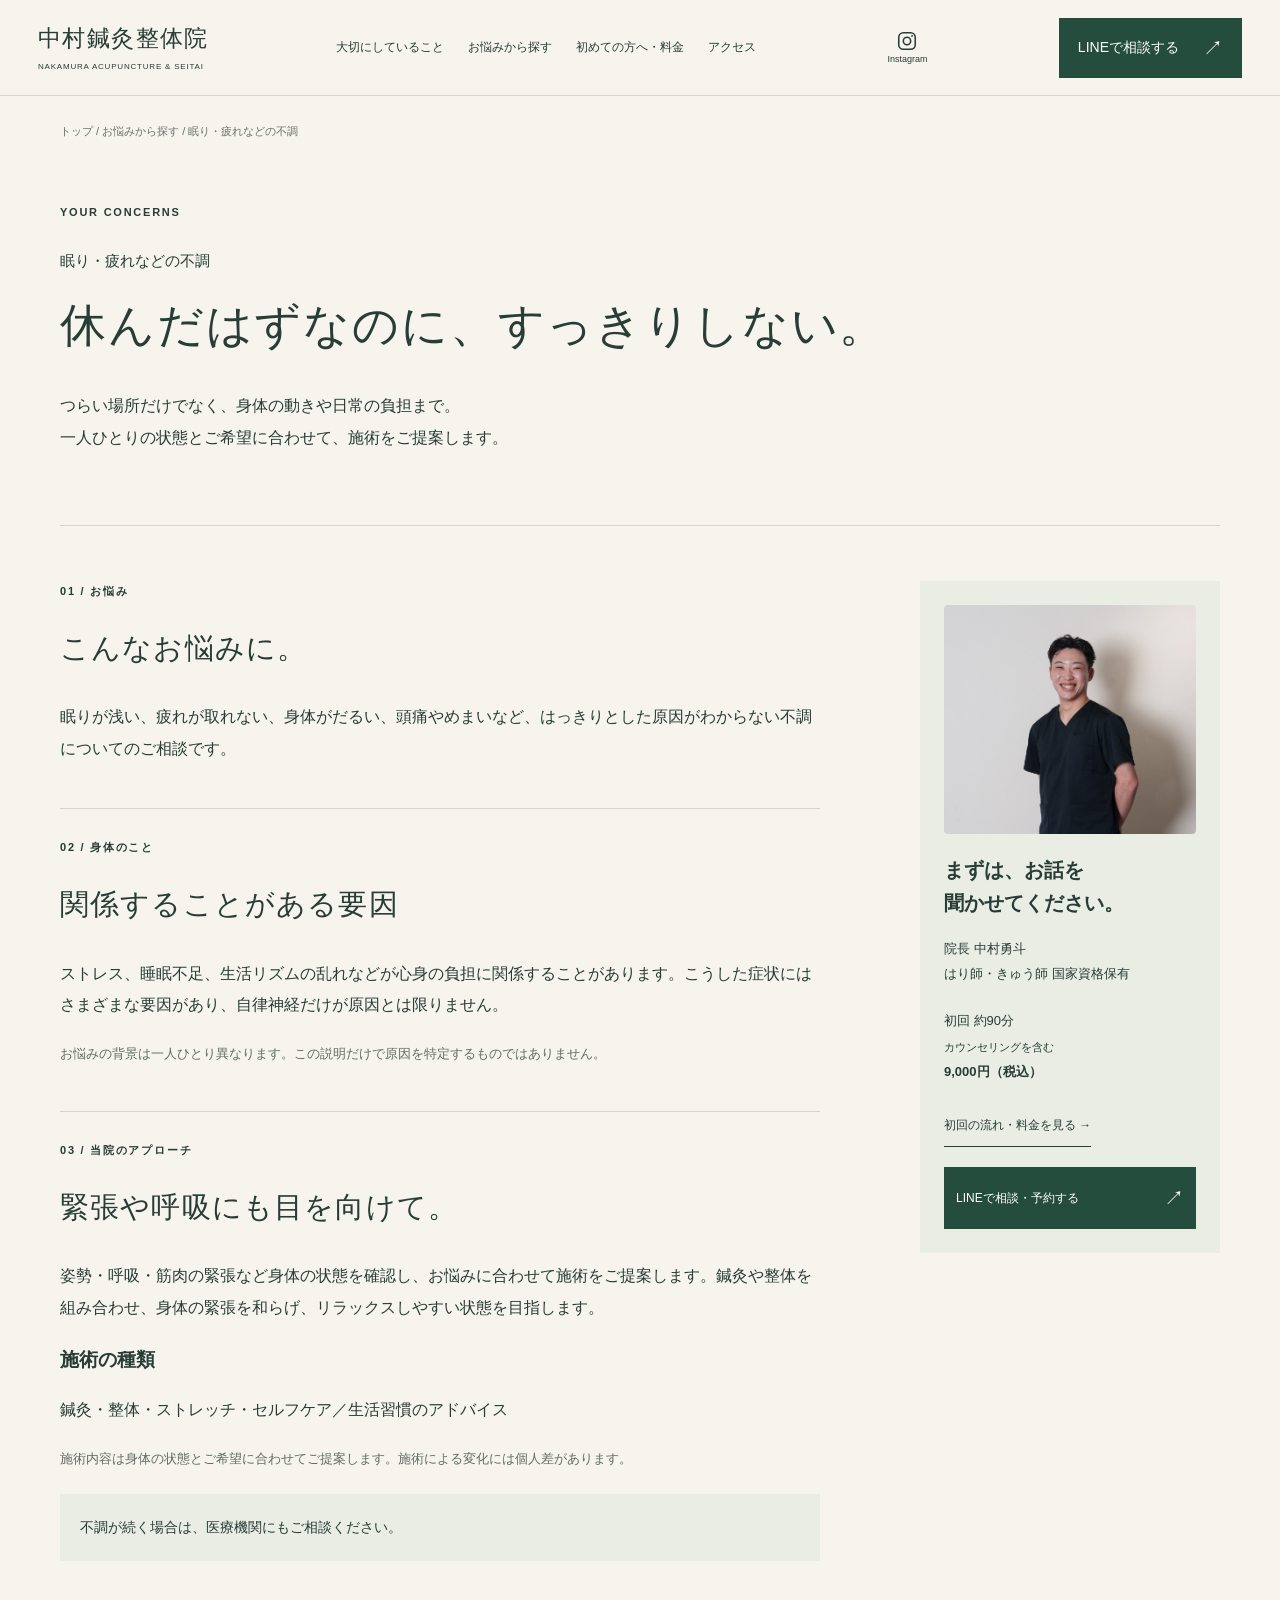
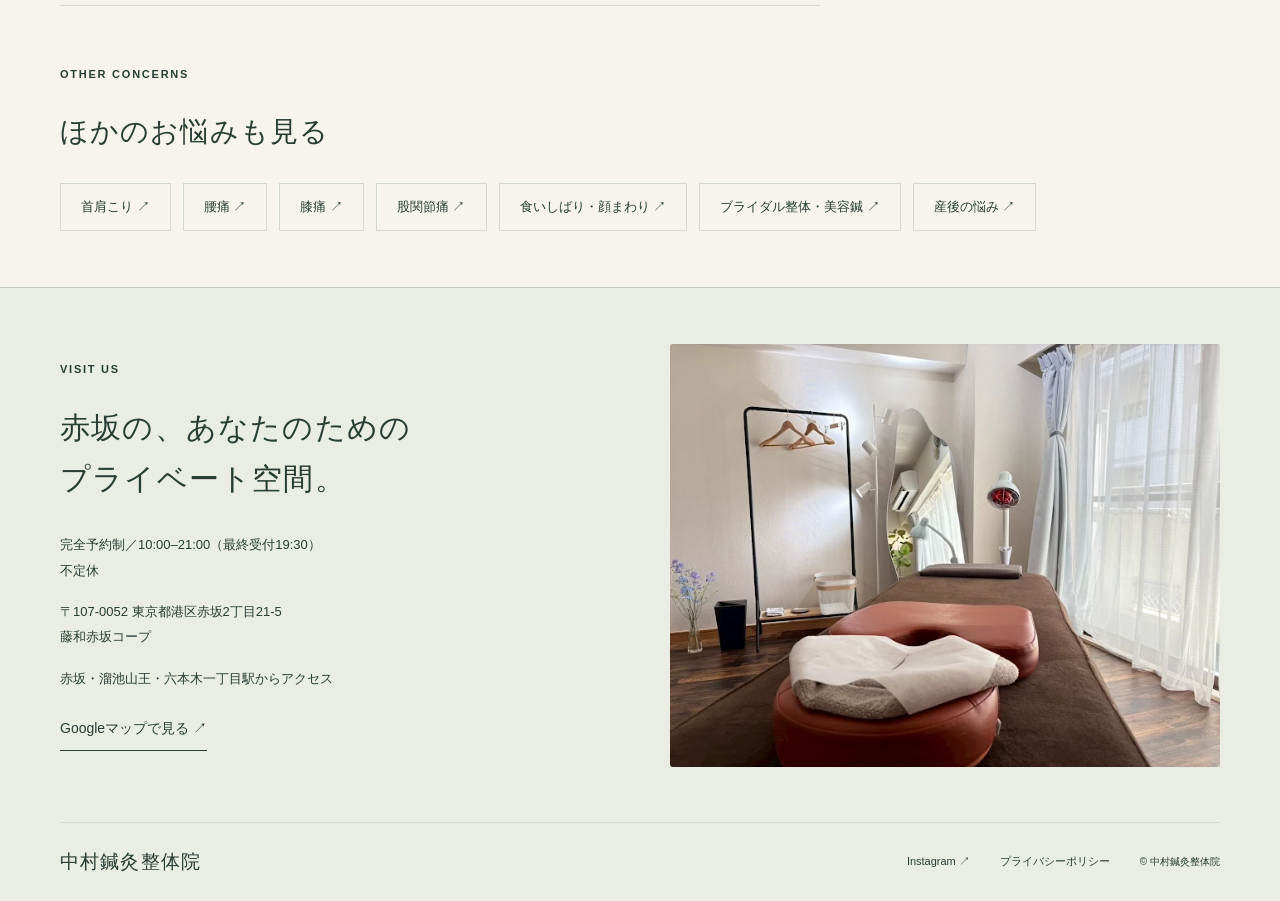
<file: concerns/rest.html>
<!doctype html><html lang="ja"><head><meta charset="utf-8"><meta name="viewport" content="width=device-width,initial-scale=1"><meta name="robots" content="noindex,nofollow"><title>眠り・疲れなどの不調｜中村鍼灸整体院</title><meta name="description" content="赤坂の完全予約制・中村鍼灸整体院。つらい場所だけでなく、姿勢や動き、暮らしまで。整体・鍼灸をご希望に合わせて提案します。"><link rel="stylesheet" href="../css/style.css"><link rel="stylesheet" href="../css/mobile-refinement.css"><script src="../js/main.js" defer></script></head><body class="concern-page"><a class="skip" href="#main">本文へ</a><header><a class="brand" href="../index.html">中村鍼灸整体院<small>NAKAMURA ACUPUNCTURE & SEITAI</small></a><a class="instagram-button" href="https://www.instagram.com/nakamura_shinkyu/" target="_blank" rel="noopener noreferrer" aria-label="Instagramを見る（新しいタブ）"><svg width="22" height="22" viewBox="0 0 24 24" fill="none" stroke="currentColor" stroke-width="1.7" aria-hidden="true"><rect x="3" y="3" width="18" height="18" rx="5"/><circle cx="12" cy="12" r="4"/><circle cx="17.5" cy="6.5" r="1" fill="currentColor" stroke="none"/></svg><span>Instagram</span></a><button class="menu" aria-expanded="false" aria-controls="navigation">メニュー</button><nav id="navigation"><a href="../index.html#approach">大切にしていること</a><a href="../index.html#concerns">お悩みから探す</a><a href="../index.html#first-visit">初めての方へ・料金</a><a href="../index.html#access">アクセス</a></nav><a class="button" href="https://lin.ee/W4OFa8G" target="_blank" rel="noopener noreferrer">LINEで相談する<span aria-hidden="true">↗</span></a></header><main id="main"><div class="wrap breadcrumb"><a href="../index.html">トップ</a> / <a href="../index.html#concerns">お悩みから探す</a> / 眠り・疲れなどの不調</div><section class="detail-hero wrap"><span class="eyebrow">YOUR CONCERNS</span><p class="detail-category">眠り・疲れなどの不調</p><h1>休んだはずなのに、すっきりしない。</h1><p>つらい場所だけでなく、身体の動きや日常の負担まで。<br>一人ひとりの状態とご希望に合わせて、施術をご提案します。</p></section><div class="wrap detail-layout"><article><section><span class="eyebrow">01 / お悩み</span><h2>こんなお悩みに。</h2><p>眠りが浅い、疲れが取れない、身体がだるい、頭痛やめまいなど、はっきりとした原因がわからない不調についてのご相談です。</p></section><section><span class="eyebrow">02 / 身体のこと</span><h2>関係することがある要因</h2><p>ストレス、睡眠不足、生活リズムの乱れなどが心身の負担に関係することがあります。こうした症状にはさまざまな要因があり、自律神経だけが原因とは限りません。</p><p class="fine">お悩みの背景は一人ひとり異なります。この説明だけで原因を特定するものではありません。</p></section><section><span class="eyebrow">03 / 当院のアプローチ</span><h2>緊張や呼吸にも目を向けて。</h2><p>姿勢・呼吸・筋肉の緊張など身体の状態を確認し、お悩みに合わせて施術をご提案します。鍼灸や整体を組み合わせ、身体の緊張を和らげ、リラックスしやすい状態を目指します。</p><h3>施術の種類</h3><p>鍼灸・整体・ストレッチ・セルフケア／生活習慣のアドバイス</p><p class="fine">施術内容は身体の状態とご希望に合わせてご提案します。施術による変化には個人差があります。</p><p class="care-note">不調が続く場合は、医療機関にもご相談ください。</p></section></article><aside><img class="consultation-portrait" src="../picture/nakamura_face.jpg" alt="院長 中村勇斗" width="480" height="540" loading="lazy"><h3><span class="heading-line">まずは、お話を</span><span class="heading-line">聞かせてください。</span></h3><p>院長 中村勇斗<br>はり師・きゅう師 国家資格保有</p><p>初回 約90分<br><small>カウンセリングを含む</small><br><strong>9,000円（税込）</strong></p><a class="text-link" href="../index.html#first-visit">初回の流れ・料金を見る →</a><a class="button" href="https://lin.ee/W4OFa8G" target="_blank" rel="noopener noreferrer">LINEで相談・予約する<span aria-hidden="true">↗</span></a></aside></div><section class="wrap section related"><span class="eyebrow">OTHER CONCERNS</span><h2>ほかのお悩みも見る</h2><div><a href="neck.html">首肩こり ↗</a><a href="back.html">腰痛 ↗</a><a href="knee.html">膝痛 ↗</a><a href="hip.html">股関節痛 ↗</a><a href="jaw.html">食いしばり・顔まわり ↗</a><a href="bridal.html">ブライダル整体・美容鍼 ↗</a><a href="postpartum.html">産後の悩み ↗</a></div></section></main><footer id="access"><div class="wrap footer-grid"><div><span class="eyebrow">VISIT US</span><h2>赤坂の、あなたのための<br>プライベート空間。</h2><p>完全予約制／10:00–21:00（最終受付19:30）<br>不定休</p><p>〒107-0052 東京都港区赤坂2丁目21-5<br>藤和赤坂コープ</p><p>赤坂・溜池山王・六本木一丁目駅からアクセス</p><a class="text-link" href="https://www.google.com/maps/search/?api=1&query=中村鍼灸整体院+赤坂" target="_blank" rel="noopener noreferrer">Googleマップで見る ↗</a></div><img src="../picture/room.webp" alt="中村鍼灸整体院の施術室" loading="lazy"></div><div class="wrap footer-bottom"><a class="brand" href="../index.html">中村鍼灸整体院</a><a href="https://www.instagram.com/nakamura_shinkyu/" target="_blank" rel="noopener noreferrer">Instagram ↗</a><a href="https://nakamuraseitai.jp/privacypolicy.html">プライバシーポリシー</a><small>© 中村鍼灸整体院</small></div></footer><div class="mobile-cta"><a href="../index.html#pricing">初回・料金を見る</a><a class="button" href="https://lin.ee/W4OFa8G" target="_blank" rel="noopener noreferrer">LINEで相談・予約<span aria-hidden="true">↗</span></a></div></body></html>
</file>
<file: css/style.css>
:root{--ink:#273d35;--paper:#f6f4ed;--muted:#68736b;--line:#d3d8ce;--green:#244d3d;--serif:'Yu Mincho','Hiragino Mincho ProN',serif}*{box-sizing:border-box}html{scroll-behavior:smooth;scroll-padding-top:110px}body{margin:0;background:var(--paper);color:var(--ink);font-family:'Yu Gothic','Hiragino Kaku Gothic ProN',sans-serif;font-size:15px;line-height:1.95}a{color:inherit;text-decoration:none}button{font:inherit}img{display:block;width:100%;object-fit:cover}h1,h2,h3,p{margin-top:0}h1,h2{font-family:var(--serif);font-weight:500;letter-spacing:.04em;line-height:1.7}h2{font-size:clamp(27px,3vw,40px);margin-bottom:28px}h3{font-size:19px;font-weight:600;line-height:1.6}p{margin-bottom:22px}.wrap{max-width:1160px;width:calc(100% - 100px);margin-inline:auto}.section{padding-block:100px}.eyebrow{display:block;font-size:11px;letter-spacing:.16em;margin-bottom:22px;font-weight:700}.muted{color:var(--muted)}.large{font-size:21px;font-family:var(--serif)}.fine{font-size:12px;color:#616d65;line-height:1.9}.text-link{display:inline-flex;align-items:center;gap:24px;border-bottom:1px solid var(--ink);padding:8px 0;font-size:14px}.text-link:hover{color:#63806a}.button{display:inline-flex;align-items:center;justify-content:space-between;gap:24px;padding:17px 24px;background:var(--green);color:white;font-size:14px;line-height:1.5;transition:background .2s}.button:hover{background:#3d6550}.button span{font-size:20px}.skip{position:absolute;top:-100px}.skip:focus{top:10px;background:white;padding:10px;z-index:100}a:focus-visible,button:focus-visible,summary:focus-visible{outline:3px solid #a77739;outline-offset:5px}header{height:96px;display:flex;align-items:center;justify-content:space-between;padding:0 38px;gap:24px;background:var(--paper);position:relative;z-index:20}.brand{font-family:var(--serif);font-size:23px;white-space:nowrap;line-height:1.5;letter-spacing:.06em}.brand small{font-family:sans-serif;font-size:8px;letter-spacing:.1em;display:block;margin-top:5px}nav{display:flex;gap:24px;font-size:12px}header>.button{padding:15px 19px}.menu{display:none}.hero{position:relative;display:grid;grid-template-columns:48% 52%;padding-top:15px}.hero-copy{padding:60px 25px 60px max(50px,calc((100vw - 1160px)/2));z-index:1}.hero h1{font-size:clamp(32px,3.4vw,52px);line-height:1.6;margin-bottom:27px;white-space:nowrap}.hero h1 em{font-style:normal}.hero-lead{font-size:15px;line-height:2.1}.hero-photo{position:relative;min-height:575px;margin-right:28px}.hero-photo img{height:100%;object-position:57% 50%;border-radius:2px 2px 100px 2px}.photo-caption{position:absolute;right:36px;bottom:43px;color:white;font-family:var(--serif);writing-mode:vertical-rl;letter-spacing:.15em;font-size:20px;text-shadow:0 2px 10px #000}.hero-note{grid-column:1/-1;display:flex;gap:35px;justify-content:center;padding:23px 30px;font-size:12px;border-bottom:1px solid var(--line);margin-top:30px}.hero-note a{margin-left:35px}.intro{display:grid;grid-template-columns:1fr 1fr;gap:70px;padding-bottom:55px}.intro h2{font-size:35px}.intro p{max-width:510px}.approach-grid{display:grid;grid-template-columns:repeat(3,1fr);gap:42px;padding-bottom:100px}.approach-grid article{border-top:1px solid #9aa99b;padding-top:25px}.index{font-size:11px;letter-spacing:.1em;display:block;margin-bottom:20px;color:var(--muted)}.approach-grid p{font-size:14px;line-height:2}.concerns-section{background:#e9ede4}.section-heading{display:flex;align-items:end;justify-content:space-between;gap:35px;margin-bottom:35px}.section-heading h2{margin-bottom:0}.section-heading p{font-size:14px;margin:0}.concerns-grid{display:grid;grid-template-columns:1fr 1fr;gap:0 42px}.concern{display:flex;align-items:center;gap:22px;border-bottom:1px solid #c4cdc0;padding:27px 5px;transition:padding .2s}.concern:hover{padding-left:13px}.concern .index{align-self:flex-start;padding-top:3px;margin:0}.concern h3{font-family:var(--serif);font-size:22px;margin:0 0 6px}.concern p{font-size:12px;margin:0;color:#536459}.arrow{margin-left:auto;font-size:24px}.profile{display:grid;grid-template-columns:40% 1fr;gap:90px;align-items:center}.portrait{position:relative}.portrait img{aspect-ratio:4/4.5;object-position:51% 50%;border-radius:150px 150px 3px 3px}.portrait>span{display:block;text-align:center;font-size:14px;margin-top:15px}.credentials{font-size:12px;border-top:1px solid var(--line);padding-top:20px}.first{background:#eeeee6}.flow{display:grid;grid-template-columns:repeat(3,1fr);gap:30px;margin-top:45px}.flow img{aspect-ratio:1.5;object-position:center;margin-bottom:22px}.flow .index{margin-bottom:6px}.flow h3{margin-bottom:10px}.flow p{font-size:14px}.pricing{background:var(--paper);padding:35px 40px;margin-top:36px;display:grid;grid-template-columns:1fr auto 1.4fr;gap:15px 35px;align-items:center}.pricing .eyebrow{margin-bottom:9px}.pricing h3{margin-bottom:5px}.pricing p{font-size:12px;margin:0}.price{font-family:var(--serif);font-size:48px;white-space:nowrap}.price span{font-size:18px;margin-left:7px}.pricing dl{border-left:1px solid var(--line);padding-left:30px;font-size:14px}.pricing dl div{display:flex;justify-content:space-between;gap:12px;margin:10px 0}.pricing dd{margin:0;white-space:nowrap}.pricing>.fine{grid-column:1/-1;border-top:1px solid var(--line);padding-top:20px}.faq{display:grid;grid-template-columns:1fr 1.3fr;gap:70px}.faq details{border-bottom:1px solid var(--line)}summary{cursor:pointer;padding:23px 25px 23px 0;font-size:15px}.faq details p{font-size:14px;padding-right:20px}.contact{text-align:center;padding:85px 24px;background:var(--green);color:#f8f5eb}.contact h2{font-size:40px;margin-bottom:18px}.contact .button{background:#f0f0df;color:var(--green);min-width:295px;margin-top:10px}.contact small{display:block;margin-top:20px;font-size:12px}footer{padding:80px 0 25px}.footer-grid{display:grid;grid-template-columns:1fr 1fr;gap:80px;align-items:center}.footer-grid h2{font-size:30px}.footer-grid p{font-size:13px;margin-bottom:16px}.footer-grid img{aspect-ratio:1.3;border-radius:3px}.footer-bottom{border-top:1px solid var(--line);margin-top:55px;padding-top:25px;display:flex;align-items:center;gap:30px;font-size:11px}.footer-bottom .brand{margin-right:auto;font-size:19px}.footer-bottom small{font-size:10px}.mobile-cta{display:none}.breadcrumb{font-size:11px;padding-top:25px;color:var(--muted)}.detail-hero{padding:60px 0 50px;border-bottom:1px solid var(--line)}.detail-category{font-size:15px;margin-bottom:12px}.detail-hero h1{font-size:clamp(30px,3.6vw,46px);margin-bottom:25px}.detail-layout{display:grid;grid-template-columns:minmax(0,1fr) 300px;gap:100px;padding-top:55px}.detail-layout article section{padding-bottom:30px;margin-bottom:40px;border-bottom:1px solid var(--line)}.detail-layout article h2{font-size:29px}.detail-layout aside{align-self:start;background:#e9ede4;padding:26px;position:sticky;top:25px}.detail-layout aside img{aspect-ratio:1.4;object-position:50% 31%;margin-bottom:20px}.detail-layout aside h3{font-family:var(--serif);font-size:20px}.detail-layout aside p{font-size:13px}.detail-layout aside .button{font-size:12px;gap:8px;width:100%;padding:16px 12px;margin-top:20px}.detail-layout aside .text-link{font-size:12px}.detail-photo{aspect-ratio:1.8;margin-block:30px}.care-note{background:#e9ede4;padding:20px;font-size:13px}.related{padding-top:30px}.related h2{font-size:28px}.related>div{display:flex;flex-wrap:wrap;gap:12px}.related a{padding:10px 20px;border:1px solid var(--line);font-size:13px}
@media(min-width:1500px){.hero-photo{max-height:710px}.hero-copy{padding-top:95px;padding-bottom:90px}}@media(max-width:1100px){header{padding:0 25px}nav{gap:15px;font-size:11px}header>.button{display:none}.wrap{width:calc(100% - 70px)}.hero-copy{padding-left:35px}.hero h1{font-size:37px}.hero-photo{margin-right:20px}.hero-note{gap:22px;font-size:11px}.hero-note a{margin-left:0}.profile{gap:55px}.pricing{grid-template-columns:1fr auto}.pricing dl{grid-column:1/-1;border-left:0;border-top:1px solid var(--line);padding:15px 0 0}.detail-layout{gap:40px;grid-template-columns:minmax(0,1fr) 270px}}
@media(max-width:760px){html{scroll-padding-top:20px}body{font-size:14px}.wrap{width:calc(100% - 40px)}.section{padding-block:65px}header{height:78px;padding:0 20px}.brand{font-size:20px}.brand small{font-size:7px}.menu{display:block;background:transparent;border:1px solid var(--line);font-size:11px;padding:7px 10px;color:var(--ink)}nav{display:none;position:absolute;top:78px;left:0;right:0;background:var(--paper);padding:25px;font-size:14px;box-shadow:0 10px 15px #233c3410}nav.open{display:flex;flex-direction:column}.hero{grid-template-columns:1fr;padding-top:0}.hero-copy{padding:32px 24px 30px}.hero .eyebrow{font-size:10px;margin-bottom:20px}.hero h1{font-size:clamp(28px,8vw,40px);margin-bottom:20px;line-height:1.55;white-space:normal}.hero-lead{font-size:13px;line-height:2}.hero .text-link{font-size:12px}.hero-photo{height:310px;min-height:0;margin:0 20px 0 45px}.hero-photo img{object-position:56% 49%;border-radius:2px 2px 55px 2px}.photo-caption{right:22px;bottom:25px;font-size:16px}.hero-note{margin-top:22px;display:flex;flex-wrap:wrap;gap:8px 14px;padding:15px 20px;font-size:10px}.hero-note a{display:block;text-align:center;width:100%;font-size:12px}.intro{grid-template-columns:1fr;gap:20px;padding-bottom:25px}.intro h2{font-size:28px}.large{font-size:19px}.intro p{font-size:14px}.approach-grid{grid-template-columns:1fr;gap:20px;padding-bottom:60px}.approach-grid article{padding-top:20px}.approach-grid .index{margin-bottom:10px}.approach-grid h3{font-size:18px;margin-bottom:10px}.approach-grid p{margin-bottom:8px}.section-heading{display:block;margin-bottom:20px}.section-heading h2{font-size:27px;margin-bottom:20px}.section-heading p{font-size:13px}.concerns-grid{grid-template-columns:1fr}.concern{padding:23px 0;gap:15px}.concern h3{font-size:20px}.concern p{font-size:11px}.profile{grid-template-columns:1fr;gap:35px}.portrait{max-width:330px;margin:auto}.portrait img{aspect-ratio:1.05;object-position:50% 35%}.profile h2{font-size:29px}.flow{grid-template-columns:1fr;gap:23px;margin-top:30px}.flow article{display:grid;grid-template-columns:115px 1fr;gap:0 18px;align-content:start}.flow img{grid-column:1;grid-row:1/4;height:135px;aspect-ratio:auto;margin:0}.flow .index{grid-column:2;margin-bottom:3px}.flow h3{font-size:17px;margin-bottom:7px;grid-column:2}.flow p{grid-column:2;font-size:12px;line-height:1.8;margin:0}.pricing{padding:25px 20px;gap:10px}.pricing .price{font-size:36px}.pricing h3{font-size:17px}.pricing p{font-size:10px}.pricing dl{font-size:13px}.faq{grid-template-columns:1fr;gap:5px}.faq h2{font-size:27px}summary{font-size:14px}.contact{padding:65px 20px}.contact h2{font-size:29px}.contact .eyebrow{font-size:9px}.footer-grid{grid-template-columns:1fr;gap:30px}.footer-grid h2{font-size:26px}footer{padding:60px 0 95px}.footer-bottom{flex-wrap:wrap;gap:16px;margin-top:35px}.footer-bottom .brand{width:100%;font-size:20px}.mobile-cta{display:grid;grid-template-columns:1fr 1.5fr;position:fixed;bottom:0;left:0;right:0;z-index:30;background:var(--paper);padding:8px 12px calc(8px + env(safe-area-inset-bottom));gap:8px;box-shadow:0 -3px 20px #233c3410;align-items:center;font-size:11px;text-align:center}.mobile-cta .button{font-size:12px;padding:12px 14px;gap:8px}.breadcrumb{font-size:10px;padding-top:15px}.detail-hero{padding:35px 0 25px}.detail-hero h1{font-size:29px}.detail-hero p{font-size:13px}.detail-layout{display:block;padding-top:35px}.detail-layout article h2{font-size:25px}.detail-layout article section{margin-bottom:30px;padding-bottom:20px}.detail-layout aside{position:static;margin-top:30px}.detail-layout aside img{width:140px;height:130px;float:right;margin:0 0 20px 20px}.detail-layout aside .button{clear:both;width:auto;display:flex}.related h2{font-size:25px}.related a{font-size:12px;padding:8px 12px}.detail-photo{aspect-ratio:1.4}}@media(prefers-reduced-motion:reduce){html{scroll-behavior:auto}*{transition:none!important}}

/* Readability refinements */
body{font-size:16px}.detail-layout article p{font-size:16px}.detail-layout article .fine{font-size:13px}.detail-layout article .care-note{font-size:14px}@media(max-width:760px){body{font-size:16px}.hero-lead,.intro p,.approach-grid p{font-size:16px}.section-heading p,.flow p,.faq details p{font-size:15px}.concern p{font-size:14px}}

/* Text-only concern pages */
.concern-page .footer-grid{display:block}.concern-page .footer-grid>div{max-width:650px}.concern-page footer{padding-top:45px}.concern-page .detail-layout article section{margin-bottom:28px;padding-bottom:22px}.concern-page .detail-layout aside{padding:24px}.concern-page .detail-layout aside h3{margin-bottom:16px}

/* Symptom illustrations */
.concern .concern-illustration{width:104px;height:104px;flex:0 0 104px;object-fit:contain;mix-blend-mode:multiply;border-radius:50%}
.concern>div{min-width:0}.concern .arrow{flex-shrink:0}
@media(max-width:760px){.concern{gap:13px;padding:18px 0}.concern .concern-illustration{width:78px;height:78px;flex-basis:78px}.concern h3{font-size:18px}.concern p{font-size:13px}.concern .arrow{font-size:20px}}


/* Stable mobile navigation and social access */
.instagram-button{display:flex;flex-direction:column;align-items:center;justify-content:center;gap:2px;min-width:48px;min-height:48px;line-height:1.2;flex-shrink:0}
.instagram-button span{font-family:sans-serif;font-size:9px;letter-spacing:0}
.instagram-button:hover{color:#63806a}
@media(min-width:761px){header .instagram-button{order:2}header>.button{order:3}}
@media(max-width:760px){
 html{scroll-padding-top:92px}
 body{padding-top:72px}
 header{position:fixed;top:0;left:0;right:0;height:72px;padding:0 16px;gap:10px;border-bottom:1px solid var(--line);z-index:40}
 header .brand{font-size:19px;margin-right:auto;letter-spacing:.02em}
 header .brand small{font-size:6px;letter-spacing:.03em}
 header .menu{min-height:44px;min-width:56px;padding:8px;font-size:11px;flex-shrink:0}
 header nav{position:absolute;top:100%;max-height:calc(100dvh - 150px);overflow-y:auto;padding:16px 24px;gap:0}
 header nav a{display:flex;align-items:center;min-height:48px;padding:9px 0}
 .mobile-cta>a{min-height:44px;display:flex;align-items:center;justify-content:center}
 .mobile-cta .button{justify-content:space-between}
 .concern:hover{padding-left:0}
 .pricing p{font-size:13px}
 .detail-hero p{font-size:15px}
}
@media(max-width:350px){header{padding-inline:12px;gap:7px}header .brand{font-size:17px}header .brand small{font-size:5px}.instagram-button{min-width:44px}}
</file>
<file: css/mobile-refinement.css>
/* Shared fixed header, with mobile-specific reading rhythm. */
body{padding-top:96px}
header{position:fixed;inset:0 0 auto;height:96px;z-index:40;border-bottom:1px solid var(--line)}
.detail-layout aside{top:120px}
.mobile-copy,.mobile-shortcuts{display:none}
@media(min-width:761px) and (max-width:1250px){header>.button{display:none}}
@media(max-width:760px){
 body{padding-top:72px;line-height:1.85}
 header{height:72px}
 .wrap{width:calc(100% - 36px)}
 .section{padding-block:44px}
 h1,h2,h3{letter-spacing:0;line-break:strict;overflow-wrap:anywhere}
 h2,.intro h2,.profile h2,.faq h2,.section-heading h2,.footer-grid h2{font-size:24px;line-height:1.55;margin-bottom:18px}
 p{margin-bottom:16px}
 .eyebrow{margin-bottom:12px;font-size:10px}
 .hero-copy{padding:25px 20px 22px}
 .hero h1{font-size:clamp(25px,7vw,32px);line-height:1.5;margin-bottom:16px}
 .hero .eyebrow{margin-bottom:14px}
 .hero-lead{font-size:15px;line-height:1.85;margin-bottom:12px}
 .hero-lead br,.intro p br,.section-heading p br,.detail-hero p br{display:none}
 .hero .text-link{display:none}
 .hero-photo{height:220px;margin:0 18px;min-height:0}
 .hero-photo img{border-radius:3px 3px 38px 3px}
 .photo-caption{font-size:14px;bottom:20px;right:20px}
 .hero-note{margin-top:0;padding:14px 16px;gap:5px 12px;font-size:10px}
 .hero-note a{font-size:13px}
 .mobile-shortcuts{display:grid;grid-template-columns:1fr 1fr;gap:10px;padding:16px 18px 0}
 .mobile-shortcuts a{display:flex;align-items:center;justify-content:space-between;min-height:48px;padding:10px 14px;border:1px solid var(--line);font-size:13px}
 .intro{gap:12px;padding-bottom:16px}
 .intro p{font-size:15px}
 .intro .large{font-size:18px}
 .approach-grid{gap:14px;padding-bottom:40px}
 .approach-grid article{padding-top:14px}
 .approach-grid .index{margin-bottom:5px}
 .approach-grid h3{font-size:17px;margin-bottom:6px}
 .approach-grid p{font-size:14px;line-height:1.85}
 .desktop-copy{display:none}
 .mobile-copy{display:inline}
 .section-heading p{font-size:14px;line-height:1.8}
 .concerns-grid{grid-template-columns:repeat(2,minmax(0,1fr));gap:10px}
 .concern{position:relative;flex-direction:column;align-items:center;justify-content:flex-start;gap:9px;padding:14px 8px 16px;border:1px solid #cdd5c8;border-radius:6px;background:#f6f4ed80;transition:background .2s}
 .concern:hover{padding:14px 8px 16px;background:#f6f4ed}
 .concern .concern-illustration{width:70px;height:70px;flex:0 0 70px}
 .concern>div{width:100%;text-align:center}
 .concern h3{font-family:'Yu Gothic','Hiragino Kaku Gothic ProN',sans-serif;font-size:14px;line-height:1.6;margin:0;font-weight:600}
 .concern .phrase{display:inline-block}
 .concern p{display:none}
 .concern .arrow{position:absolute;right:9px;top:9px;font-size:15px;color:#68736b}
 .profile{gap:22px}
 .portrait{max-width:240px}
 .profile p{font-size:15px}
 .credentials{font-size:11px;padding-top:14px}
 .flow{gap:20px;margin-top:24px}
 .flow article{grid-template-columns:76px minmax(0,1fr);gap:0 14px}
 .flow img{width:76px;height:100px}
 .flow h3{font-size:16px}
 .flow p{font-size:14px;line-height:1.8}
 .pricing{padding:20px 16px;margin-top:24px;grid-template-columns:minmax(0,1fr) auto}
 .pricing .price{font-size:32px}
 .pricing p{font-size:12px}
 .pricing dl{font-size:13px;margin:8px 0}
 .pricing>.fine{font-size:12px;line-height:1.8;padding-top:14px}
 .faq{gap:0}
 summary{padding-block:17px;font-size:14px}
 .faq details p{font-size:14px}
 .contact{padding:42px 18px}
 .contact h2{font-size:26px}
 .contact .button{min-width:0;width:min(100%,320px)}
 .contact small{font-size:11px}
 footer{padding-top:40px}
 .footer-grid{gap:22px}
 .detail-hero{padding:25px 0 20px}
 .detail-hero h1{font-size:25px;line-height:1.6;margin-bottom:16px;text-wrap:pretty}
 .detail-layout{padding-top:28px}
 .detail-layout article h2{font-size:22px;line-height:1.6}
 .detail-layout article p{font-size:15px;line-height:1.9}
 .detail-layout aside{position:static}
 .related h2{font-size:22px}
}
@media(max-width:350px){h2,.intro h2,.profile h2,.faq h2,.section-heading h2,.footer-grid h2{font-size:22px}.concern h3{font-size:13px}.concern .concern-illustration{width:64px;height:64px;flex-basis:64px}}

/* Practitioner presence and a distinct access footer on concern pages. */
.heading-line{display:block;white-space:nowrap}
.concern-page .detail-layout aside .consultation-portrait{display:block;float:none;width:100%;height:auto;aspect-ratio:1.1;object-fit:cover;object-position:50% 30%;margin:0 0 20px;border-radius:4px}
.concern-page .detail-layout aside h3{font-size:20px;line-height:1.65;letter-spacing:0;overflow-wrap:normal}
.concern-page footer{background:#e9ede4;border-top:1px solid #c4cdc0;padding-top:56px}
.concern-page .footer-grid{display:grid;grid-template-columns:1fr 1fr;gap:60px}
.concern-page .related{padding-bottom:56px}
@media(max-width:760px){
 .concern-page .detail-layout aside{padding:24px}
 .concern-page .detail-layout aside .consultation-portrait{width:160px;max-width:100%;aspect-ratio:1;margin:0 auto 20px}
 .concern-page .detail-layout aside h3{text-align:center;font-size:20px}
 .concern-page .footer-grid{grid-template-columns:1fr;gap:24px}
 .concern-page footer{padding-top:36px}
 .concern-page .related{padding-top:36px;padding-bottom:36px}
 .concern-page .footer-grid img{max-height:240px}
}
</file>
<file: css/reviews.css>
/* TOP-only refinements, loaded after the shared mobile stylesheet. */
#approach {
  background: #e9ede4;
  box-shadow: 0 0 0 100vmax #e9ede4;
  clip-path: inset(0 -100vmax);
}
.hero .photo-caption {
  color: var(--ink);
  background: rgba(246, 244, 237, .94);
  padding: 18px 9px;
  border: 1px solid rgba(246, 244, 237, .65);
  border-radius: 2px;
  text-shadow: none;
  line-height: 1.6;
}
.reviews-section { border-top: 1px solid var(--line); }
.reviews-grid { display: grid; grid-template-columns: repeat(3, minmax(0, 1fr)); gap: 24px; }
.review-card { display: flex; flex-direction: column; min-width: 0; padding: 18px; background: #fcfbf7; border: 1px solid var(--line); border-radius: 3px; }
.review-source { display: flex; flex-wrap: wrap; align-items: center; justify-content: space-between; gap: 8px; font-size: 12px; }
.review-status { color: var(--muted); font-size: 10px; padding: 2px 8px; background: #eef0e9; }
.review-rating { display: flex; flex-wrap: wrap; align-items: center; gap: 6px; margin: 0; font-size: 11px; color: var(--muted); }
.review-stars { color: #8b6c37; font-size: 19px; letter-spacing: .12em; white-space: nowrap; line-height: 1.5; }
.review-placeholder .review-stars { color: var(--muted); }
.review-body { margin: 0 0 12px; font-size: 14px; line-height: 2; overflow-wrap: anywhere; white-space: pre-line; }
.review-author { display: flex; flex-wrap: wrap; align-items: center; gap: 4px 10px; margin-top: auto; padding-top: 10px; border-top: 1px solid var(--line); font-size: 11px; overflow-wrap: anywhere; }
.review-avatar { display: grid; place-items: center; flex: 0 0 32px; height: 32px; background: #e9ede4; border-radius: 50%; font-size: 13px; }
.review-link { display: inline-block; font-size: 12px; margin-top: 15px; text-decoration: underline; text-underline-offset: 4px; }
.reviews-note { color: var(--muted); font-size: 12px; margin: 22px 0 0; }
@media (max-width: 1000px) { .reviews-grid { gap: 16px; } }
@media (max-width: 760px) {
  .hero .photo-caption { padding: 6px 7px; font-size: 13px; letter-spacing: .06em; bottom: 12px; right: 14px; }
  .reviews-grid { grid-template-columns: minmax(0, 1fr); gap: 14px; }
  .review-card { padding: 14px; }
}
</file>
